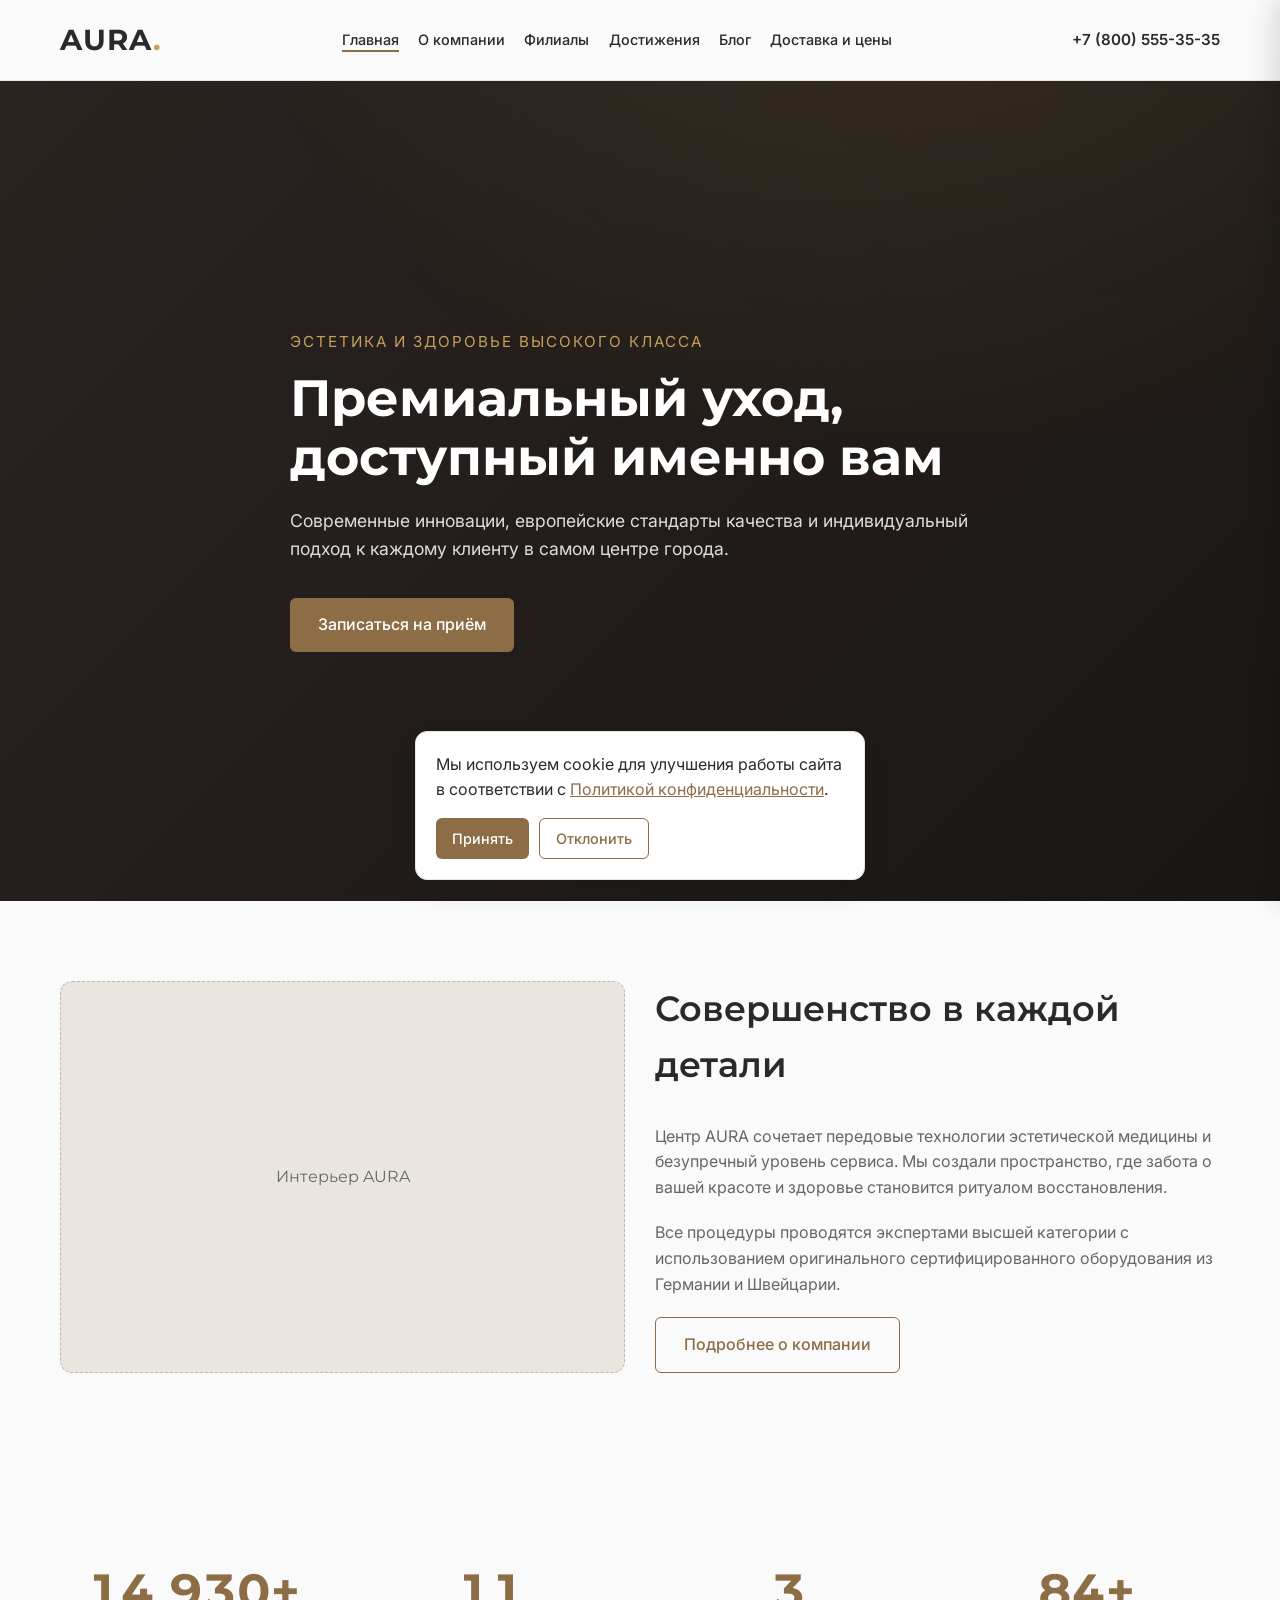
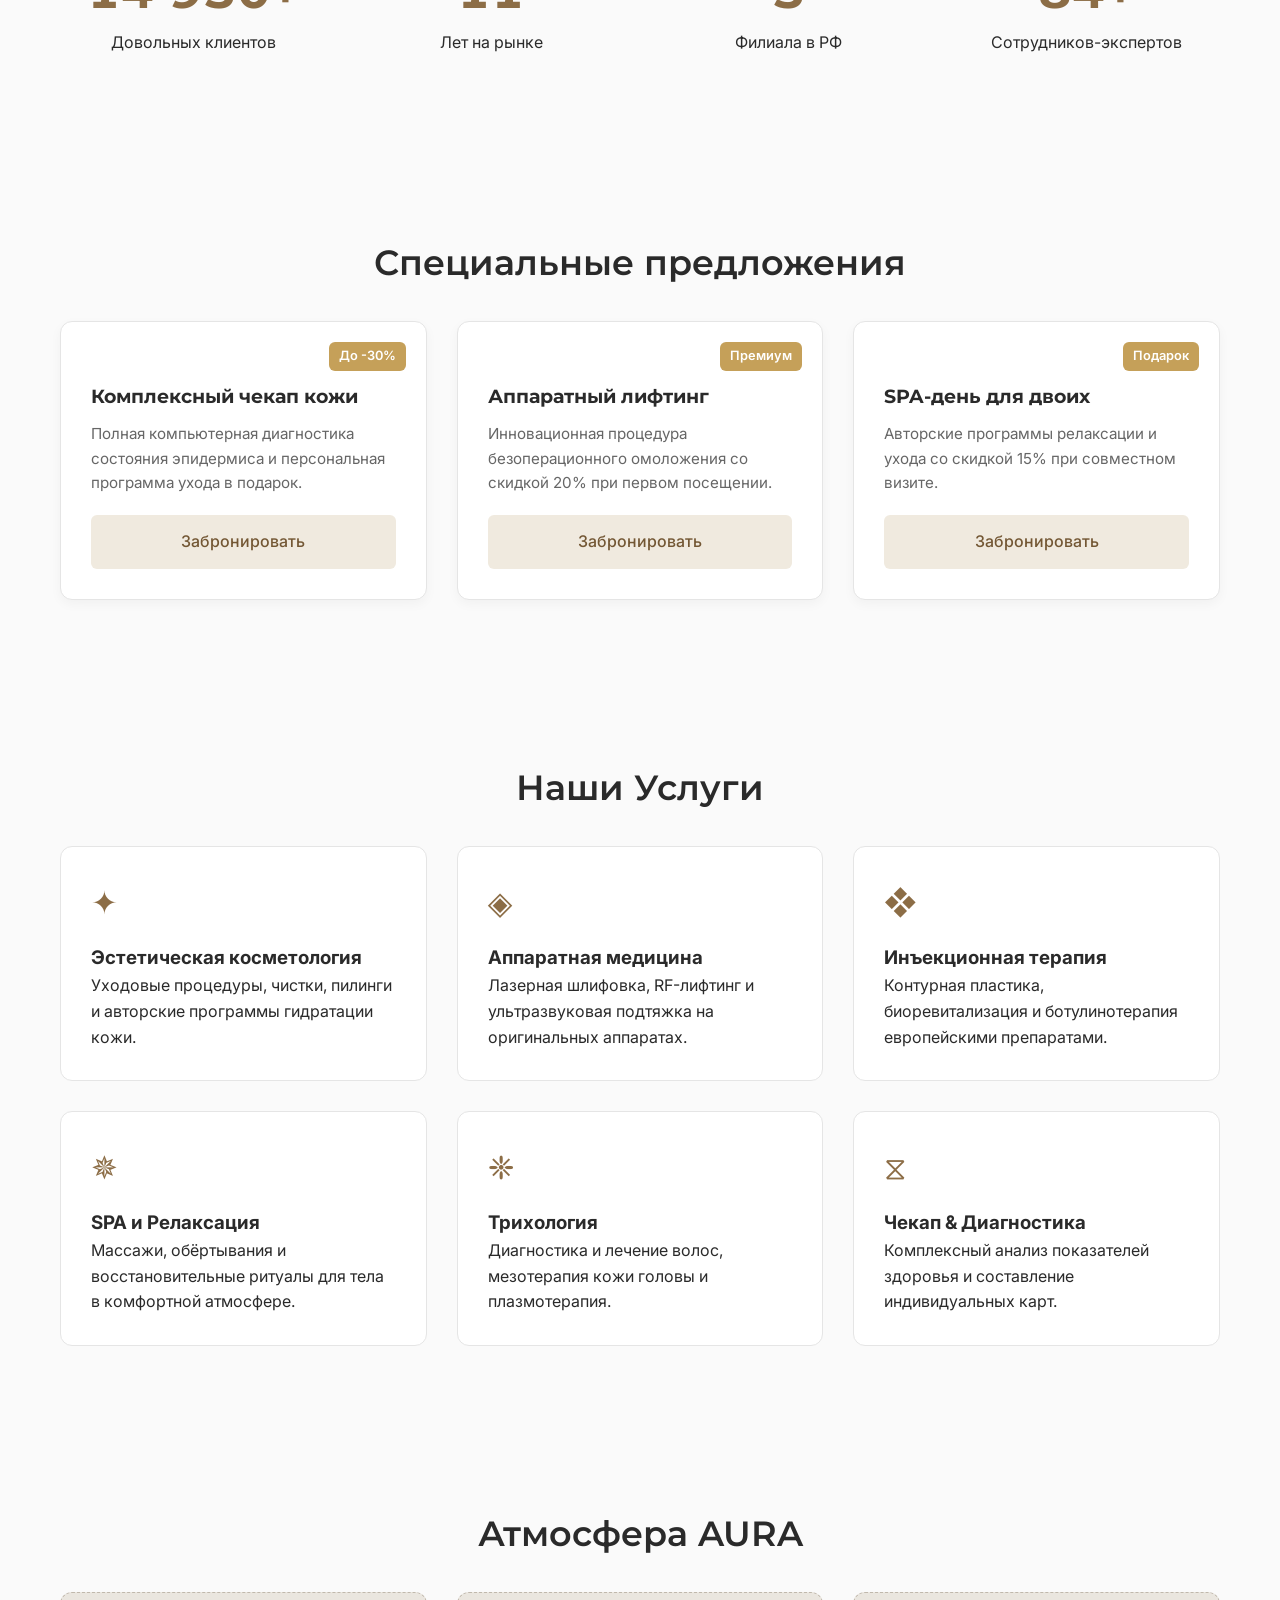
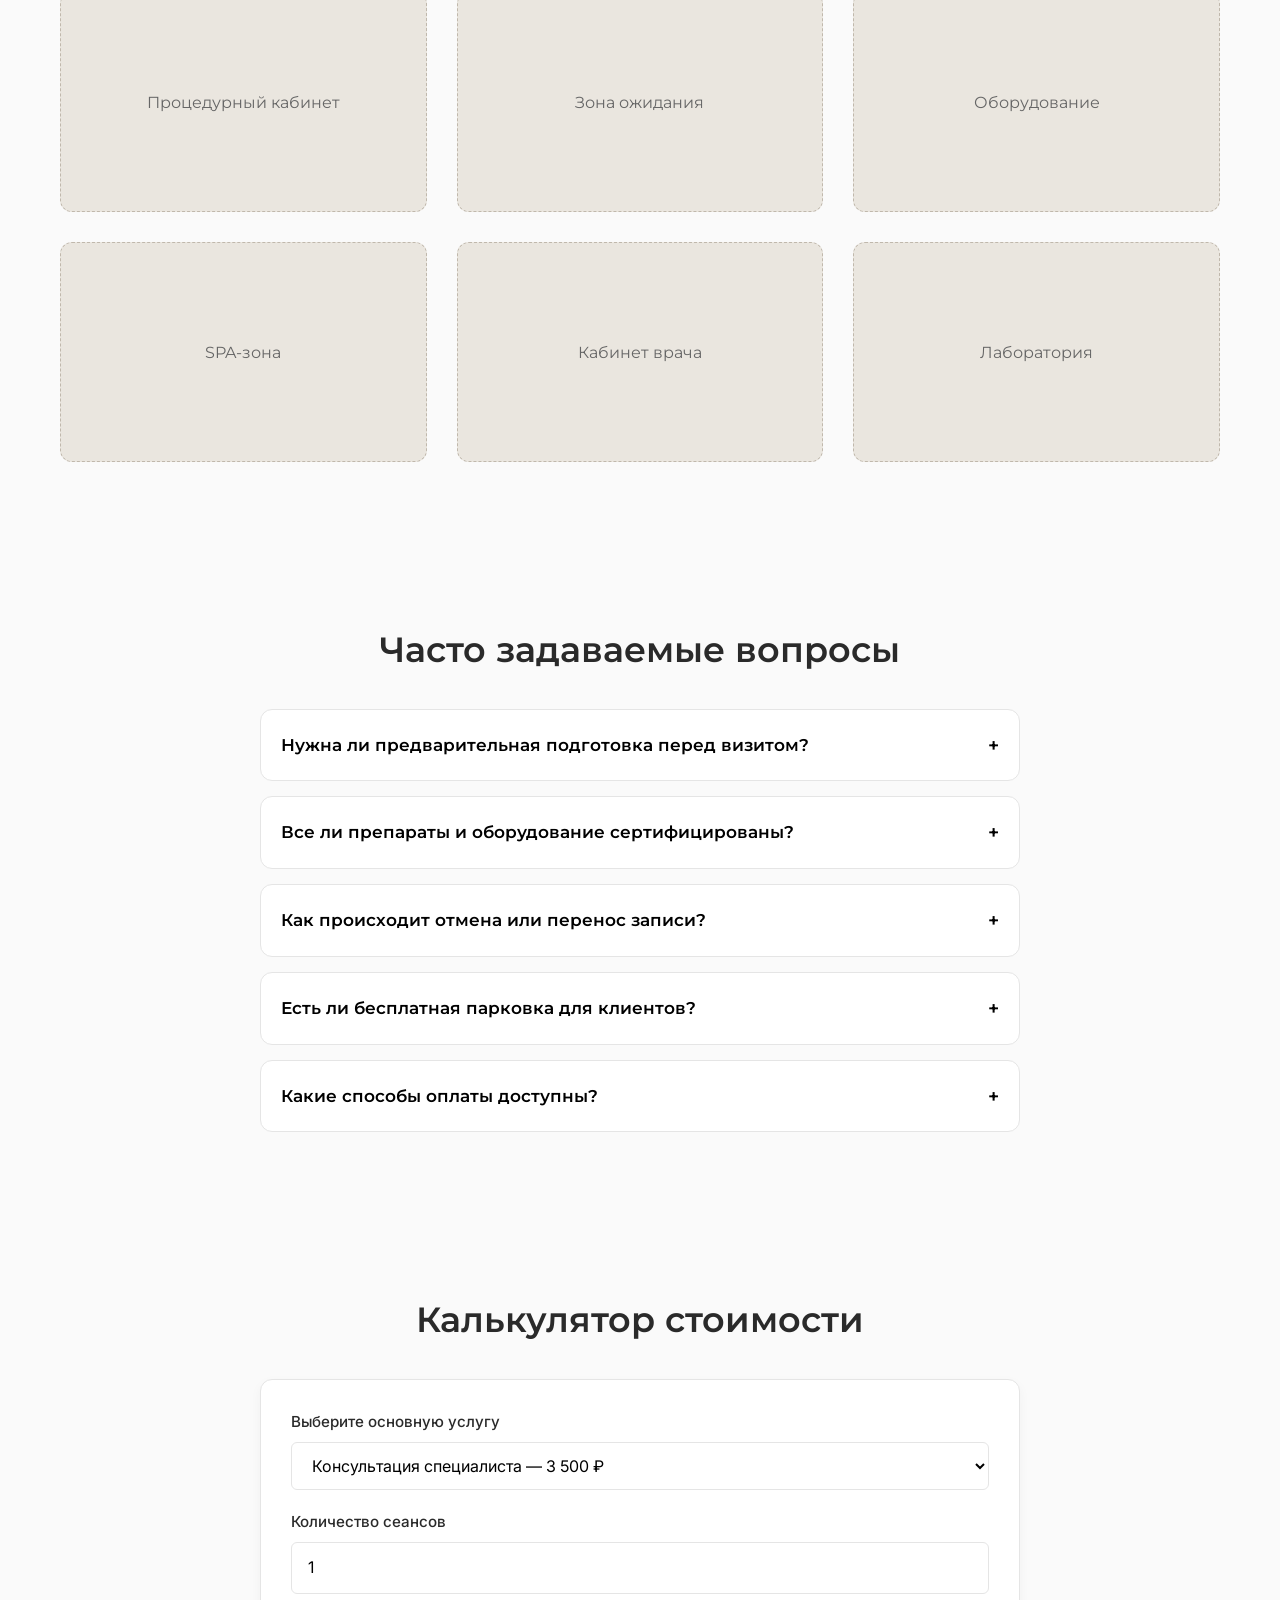
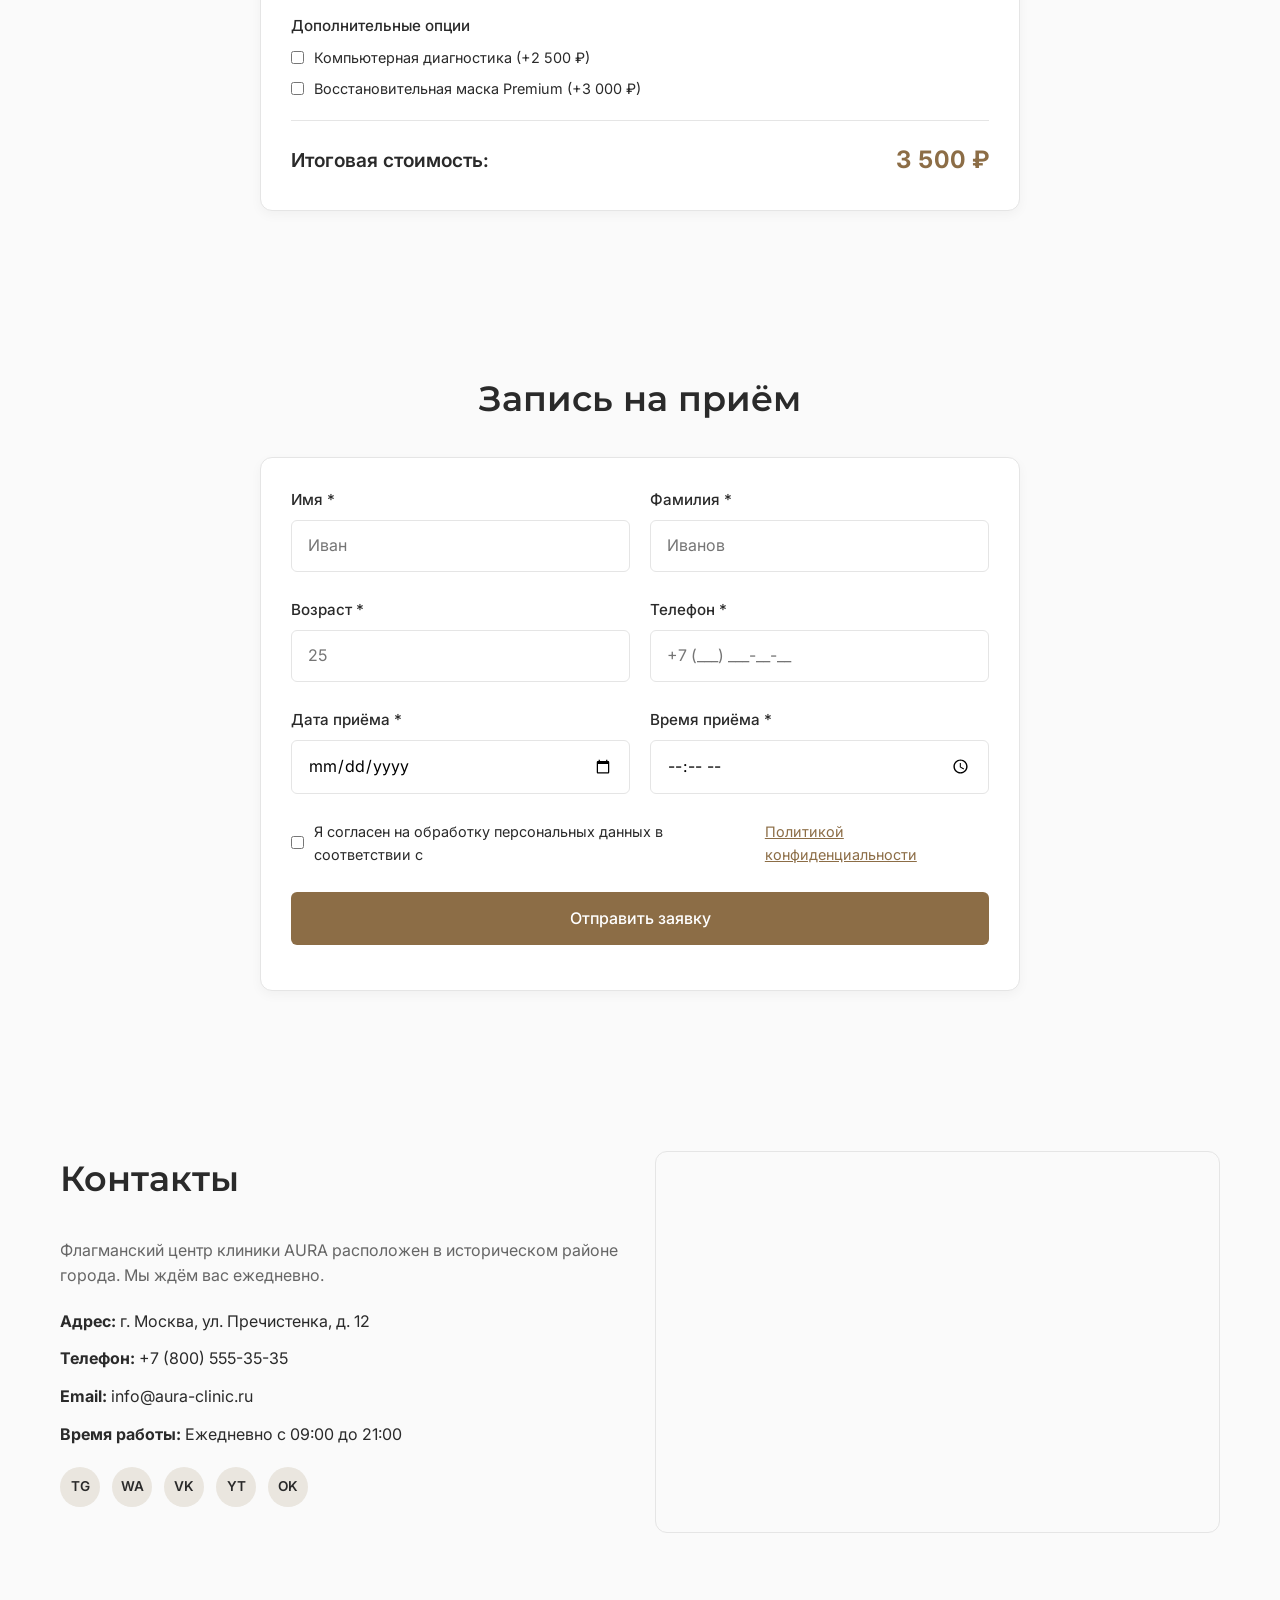
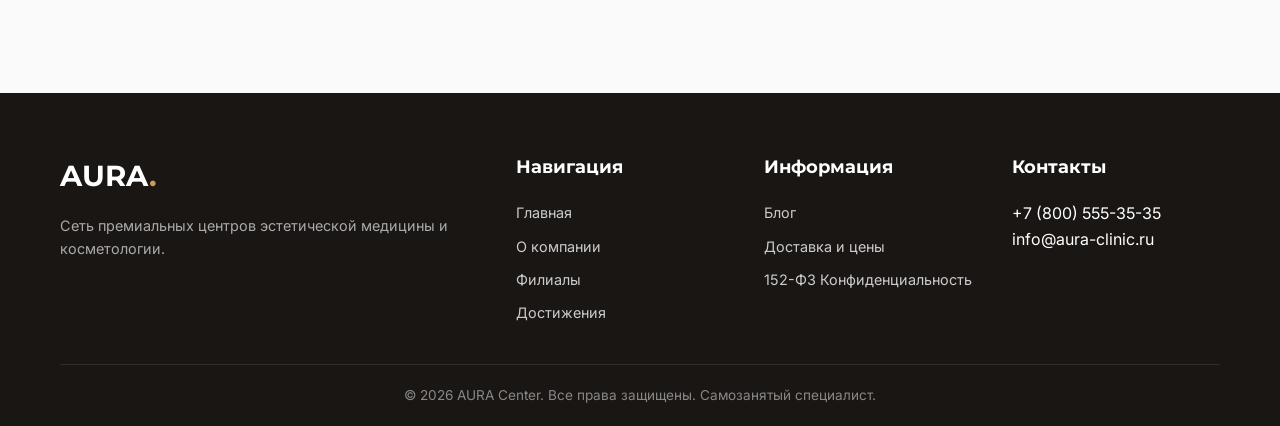
<file: index.html>
<!DOCTYPE html>
<html lang="ru">
<head>
  <meta charset="UTF-8">
  <meta name="viewport" content="width=device-width, initial-scale=1.0">
  <meta name="description" content="Премиальный центр медицины и косметологии. Высокие стандарты ухода, квалифицированные специалисты и индивидуальный подход.">
  <title>AURA — Премиальный центр медицины и эстетики</title>
  
  <!-- Шрифты Google Fonts -->
  <link rel="preconnect" href="https://fonts.googleapis.com">
  <link rel="preconnect" href="https://fonts.gstatic.com" crossorigin>
  <link href="https://fonts.googleapis.com/css2?family=Inter:wght@300;400;500;600&family=Montserrat:wght@500;600;700&display=swap" rel="stylesheet">
  
  <link rel="stylesheet" href="css/style.css">

  <!-- ЯНДЕКС МЕТРИКА: замените код ниже на ваш счётчик из Яндекс.Метрики -->
  <!--
  <script type="text/javascript">
     (function(m,e,t,r,i,k,a){m[i]=m[i]||function(){(m[i].a=m[i].a||[]).push(arguments)};
     m[i].l=1*new Date();
     for (var j = 0; j < document.scripts.length; j++) {if (document.scripts[j].src === r) { return; }}
     k=e.createElement(t),a=e.getElementsByTagName(t)[0],k.async=1,k.src=r,a.parentNode.insertBefore(k,a)})
     (window, document, "script", "https://mc.yandex.ru/metrika/tag.js", "ym");

     ym(XXXXXXXX, "init", {
          clickmap:true,
          trackLinks:true,
          accurateTrackBounce:true,
          webvisor:true
     });
  </script>
  -->
  <noscript><div><img src="https://mc.yandex.ru/watch/XXXXXXXX" style="position:absolute; left:-9999px;" alt="" /></div></noscript>
</head>
<body>

  <!-- Шапка -->
  <header class="header">
    <div class="container header__container">
      <a href="index.html" class="header__logo" aria-label="AURA — на главную">
        AURA<span>.</span>
      </a>

      <nav class="header__nav" aria-label="Основная навигация">
        <ul class="header__menu">
          <li><a href="index.html" class="header__link header__link--active">Главная</a></li>
          <li><a href="about.html" class="header__link">О компании</a></li>
          <li><a href="branches.html" class="header__link">Филиалы</a></li>
          <li><a href="achievements.html" class="header__link">Достижения</a></li>
          <li><a href="blog.html" class="header__link">Блог</a></li>
          <li><a href="delivery.html" class="header__link">Доставка и цены</a></li>
        </ul>
      </nav>

      <a href="tel:+78005553535" class="header__phone">+7 (800) 555-35-35</a>

      <button type="button" class="burger-btn" aria-label="Открыть меню" aria-expanded="false" aria-controls="mobile-drawer">
        <span class="burger-btn__line"></span>
        <span class="burger-btn__line"></span>
        <span class="burger-btn__line"></span>
      </button>
    </div>
  </header>

  <!-- Мобильная плашка / Drawer -->
  <div class="drawer-overlay" id="drawer-overlay"></div>
  <aside class="drawer" id="mobile-drawer" aria-hidden="true" aria-modal="true" role="dialog" aria-label="Мобильное меню">
    <div class="drawer__header">
      <div class="drawer__logo">AURA<span>.</span></div>
      <button type="button" class="drawer__close" aria-label="Закрыть меню">&times;</button>
    </div>
    <nav class="drawer__nav">
      <ul class="drawer__menu">
        <li><a href="index.html" class="drawer__link drawer__link--active">Главная</a></li>
        <li><a href="about.html" class="drawer__link">О компании</a></li>
        <li><a href="branches.html" class="drawer__link">Филиалы</a></li>
        <li><a href="achievements.html" class="drawer__link">Достижения</a></li>
        <li><a href="blog.html" class="drawer__link">Блог</a></li>
        <li><a href="delivery.html" class="drawer__link">Доставка и цены</a></li>
        <li><a href="privacy.html" class="drawer__link">Конфиденциальность</a></li>
      </ul>
    </nav>
    <div class="drawer__footer">
      <a href="tel:+78005553535" class="btn btn--primary btn--full">+7 (800) 555-35-35</a>
    </div>
  </aside>

  <main>
    <!-- Hero Секция -->
    <section class="hero" id="hero">
      <div class="hero__bg" data-parallax-speed="0.3"></div>
      <div class="container hero__container">
        <span class="hero__subtitle fade-in">Эстетика и здоровье высокого класса</span>
        <h1 class="hero__title fade-in">Премиальный уход,<br>доступный именно вам</h1>
        <p class="hero__desc fade-in">Современные инновации, европейские стандарты качества и индивидуальный подход к каждому клиенту в самом центре города.</p>
        <a href="#booking" class="btn btn--primary fade-in">Записаться на приём</a>
      </div>
    </section>

    <!-- О компании -->
    <section class="section about-preview">
      <div class="container grid grid--2">
        <div class="about-preview__img-wrap fade-in">
          <div class="img-placeholder img-placeholder--tall" aria-label="Интерьер премиальной клиники">
            <span>Интерьер AURA</span>
          </div>
        </div>
        <div class="about-preview__content fade-in">
          <h2 class="section-title">Совершенство в каждой детали</h2>
          <p class="text-muted">Центр AURA сочетает передовые технологии эстетической медицины и безупречный уровень сервиса. Мы создали пространство, где забота о вашей красоте и здоровье становится ритуалом восстановления.</p>
          <p class="text-muted">Все процедуры проводятся экспертами высшей категории с использованием оригинального сертифицированного оборудования из Германии и Швейцарии.</p>
          <a href="about.html" class="btn btn--outline">Подробнее о компании</a>
        </div>
      </div>
    </section>

    <!-- Статистика -->
    <section class="section stats-section">
      <div class="container grid grid--4">
        <div class="stat-card fade-in">
          <div class="stat-card__num" data-counter="15000" data-suffix="+">0</div>
          <div class="stat-card__label">Довольных клиентов</div>
        </div>
        <div class="stat-card fade-in">
          <div class="stat-card__num" data-counter="12">0</div>
          <div class="stat-card__label">Лет на рынке</div>
        </div>
        <div class="stat-card fade-in">
          <div class="stat-card__num" data-counter="4">0</div>
          <div class="stat-card__label">Филиала в РФ</div>
        </div>
        <div class="stat-card fade-in">
          <div class="stat-card__num" data-counter="85" data-suffix="+">0</div>
          <div class="stat-card__label">Сотрудников-экспертов</div>
        </div>
      </div>
    </section>

    <!-- Акции -->
    <section class="section promos-section">
      <div class="container">
        <h2 class="section-title text-center fade-in">Специальные предложения</h2>
        <div class="grid grid--3">
          <article class="card promo-card fade-in">
            <div class="promo-card__badge">До -30%</div>
            <h3 class="promo-card__title">Комплексный чекап кожи</h3>
            <p class="promo-card__text">Полная компьютерная диагностика состояния эпидермиса и персональная программа ухода в подарок.</p>
            <a href="#booking" class="btn btn--secondary btn--full">Забронировать</a>
          </article>

          <article class="card promo-card fade-in">
            <div class="promo-card__badge">Премиум</div>
            <h3 class="promo-card__title">Аппаратный лифтинг</h3>
            <p class="promo-card__text">Инновационная процедура безоперационного омоложения со скидкой 20% при первом посещении.</p>
            <a href="#booking" class="btn btn--secondary btn--full">Забронировать</a>
          </article>

          <article class="card promo-card fade-in">
            <div class="promo-card__badge">Подарок</div>
            <h3 class="promo-card__title">SPA-день для двоих</h3>
            <p class="promo-card__text">Авторские программы релаксации и ухода со скидкой 15% при совместном визите.</p>
            <a href="#booking" class="btn btn--secondary btn--full">Забронировать</a>
          </article>
        </div>
      </div>
    </section>

    <!-- Услуги -->
    <section class="section services-section">
      <div class="container">
        <h2 class="section-title text-center fade-in">Наши Услуги</h2>
        <div class="grid grid--3">
          <div class="service-card fade-in">
            <div class="service-card__icon">✦</div>
            <h3 class="service-card__title">Эстетическая косметология</h3>
            <p class="service-card__text">Уходовые процедуры, чистки, пилинги и авторские программы гидратации кожи.</p>
          </div>
          <div class="service-card fade-in">
            <div class="service-card__icon">◈</div>
            <h3 class="service-card__title">Аппаратная медицина</h3>
            <p class="service-card__text">Лазерная шлифовка, RF-лифтинг и ультразвуковая подтяжка на оригинальных аппаратах.</p>
          </div>
          <div class="service-card fade-in">
            <div class="service-card__icon">❖</div>
            <h3 class="service-card__title">Инъекционная терапия</h3>
            <p class="service-card__text">Контурная пластика, биоревитализация и ботулинотерапия европейскими препаратами.</p>
          </div>
          <div class="service-card fade-in">
            <div class="service-card__icon">✵</div>
            <h3 class="service-card__title">SPA и Релаксация</h3>
            <p class="service-card__text">Массажи, обёртывания и восстановительные ритуалы для тела в комфортной атмосфере.</p>
          </div>
          <div class="service-card fade-in">
            <div class="service-card__icon">❈</div>
            <h3 class="service-card__title">Трихология</h3>
            <p class="service-card__text">Диагностика и лечение волос, мезотерапия кожи головы и плазмотерапия.</p>
          </div>
          <div class="service-card fade-in">
            <div class="service-card__icon">⧖</div>
            <h3 class="service-card__title">Чекап & Диагностика</h3>
            <p class="service-card__text">Комплексный анализ показателей здоровья и составление индивидуальных карт.</p>
          </div>
        </div>
      </div>
    </section>

    <!-- Галерея -->
    <section class="section gallery-section">
      <div class="container">
        <h2 class="section-title text-center fade-in">Атмосфера AURA</h2>
        <div class="grid grid--3">
          <div class="img-placeholder fade-in" aria-label="Интерьер процедурного кабинета">Процедурный кабинет</div>
          <div class="img-placeholder fade-in" aria-label="Зона отдыха и ожидания">Зона ожидания</div>
          <div class="img-placeholder fade-in" aria-label="Аппаратное оснащение клиники">Оборудование</div>
          <div class="img-placeholder fade-in" aria-label="Кабинет массажа и SPA">SPA-зона</div>
          <div class="img-placeholder fade-in" aria-label="Кабинет консультаций врача">Кабинет врача</div>
          <div class="img-placeholder fade-in" aria-label="Лабораторный комплекс">Лаборатория</div>
        </div>
      </div>
    </section>

    <!-- FAQ -->
    <section class="section faq-section">
      <div class="container container--narrow">
        <h2 class="section-title text-center fade-in">Часто задаваемые вопросы</h2>
        <div class="accordion">
          <div class="accordion__item fade-in">
            <button type="button" class="accordion__header" aria-expanded="false">
              Нужна ли предварительная подготовка перед визитом?
              <span class="accordion__icon">+</span>
            </button>
            <div class="accordion__body" hidden>
              <div class="accordion__content">
                Для большинства базовых консультаций и уходовых процедур подготовка не требуется. Если процедура требует ограничений, наш администратор свяжется с вами заранее.
              </div>
            </div>
          </div>

          <div class="accordion__item fade-in">
            <button type="button" class="accordion__header" aria-expanded="false">
              Все ли препараты и оборудование сертифицированы?
              <span class="accordion__icon">+</span>
            </button>
            <div class="accordion__body" hidden>
              <div class="accordion__content">
                Да, 100% используемого оборудования и препаратов имеют регистрационные удостоверения Минздрава РФ и сертификаты международного образца.
              </div>
            </div>
          </div>

          <div class="accordion__item fade-in">
            <button type="button" class="accordion__header" aria-expanded="false">
              Как происходит отмена или перенос записи?
              <span class="accordion__icon">+</span>
            </button>
            <div class="accordion__body" hidden>
              <div class="accordion__content">
                Вы можете бесплатно отменить или перенести запись за 24 часа до визита через звонок администратору или сообщение в Telegram.
              </div>
            </div>
          </div>

          <div class="accordion__item fade-in">
            <button type="button" class="accordion__header" aria-expanded="false">
              Есть ли бесплатная парковка для клиентов?
              <span class="accordion__icon">+</span>
            </button>
            <div class="accordion__body" hidden>
              <div class="accordion__content">
                Да, у каждого нашего филиала есть закрытая охраняемая парковка для посетителей. Администратор забронирует место при записи.
              </div>
            </div>
          </div>

          <div class="accordion__item fade-in">
            <button type="button" class="accordion__header" aria-expanded="false">
              Какие способы оплаты доступны?
              <span class="accordion__icon">+</span>
            </button>
            <div class="accordion__body" hidden>
              <div class="accordion__content">
                Мы принимаем наличные, банковские карты, оплату по QR-коду (СБП), а также предоставляем возможность оформления беспроцентной рассрочки.
              </div>
            </div>
          </div>
        </div>
      </div>
    </section>

    <!-- Калькулятор -->
    <section class="section calc-section">
      <div class="container container--narrow">
        <h2 class="section-title text-center fade-in">Калькулятор стоимости</h2>
        <form class="calc-form card fade-in" id="calc-form">
          <div class="form-group">
            <label for="calc-service" class="form-label">Выберите основную услугу</label>
            <select id="calc-service" class="form-select">
              <option value="3500">Консультация специалиста — 3 500 ₽</option>
              <option value="8000">Чистка и пилинг лица — 8 000 ₽</option>
              <option value="15000">Аппаратный лифтинг — 15 000 ₽</option>
              <option value="12000">Инъекционная биоревитализация — 12 000 ₽</option>
            </select>
          </div>

          <div class="form-group">
            <label for="calc-count" class="form-label">Количество сеансов</label>
            <input type="number" id="calc-count" class="form-input" value="1" min="1" max="10">
          </div>

          <div class="form-group">
            <span class="form-label">Дополнительные опции</span>
            <label class="checkbox-label">
              <input type="checkbox" class="calc-option" value="2500">
              Компьютерная диагностика (+2 500 ₽)
            </label>
            <label class="checkbox-label">
              <input type="checkbox" class="calc-option" value="3000">
              Восстановительная маска Premium (+3 000 ₽)
            </label>
          </div>

          <div class="calc-result">
            <span>Итоговая стоимость:</span>
            <strong id="calc-total">3 500 ₽</strong>
          </div>
        </form>
      </div>
    </section>

    <!-- Форма записи -->
    <section class="section booking-section" id="booking">
      <div class="container container--narrow">
        <h2 class="section-title text-center fade-in">Запись на приём</h2>
        <form class="booking-form card fade-in" id="booking-form" action="mailto:info@aura-clinic.ru" method="POST" enctype="text/plain" novalidate>
          <div class="form-row">
            <div class="form-group">
              <label for="user-firstname" class="form-label">Имя *</label>
              <input type="text" id="user-firstname" name="firstname" class="form-input" required minlength="2" placeholder="Иван" data-original-placeholder="Иван">
              <span class="form-error" id="error-firstname"></span>
            </div>
            <div class="form-group">
              <label for="user-lastname" class="form-label">Фамилия *</label>
              <input type="text" id="user-lastname" name="lastname" class="form-input" required minlength="2" placeholder="Иванов" data-original-placeholder="Иванов">
              <span class="form-error" id="error-lastname"></span>
            </div>
          </div>

          <div class="form-row">
            <div class="form-group">
              <label for="user-age" class="form-label">Возраст *</label>
              <input type="number" id="user-age" name="age" class="form-input" min="1" max="120" required placeholder="25" data-original-placeholder="25">
              <span class="form-error" id="error-age"></span>
            </div>
            <div class="form-group">
              <label for="user-phone" class="form-label">Телефон *</label>
              <input type="tel" id="user-phone" name="phone" class="form-input" required placeholder="+7 (___) ___-__-__" data-original-placeholder="+7 (___) ___-__-__">
              <span class="form-error" id="error-phone"></span>
            </div>
          </div>

          <div class="form-row">
            <div class="form-group">
              <label for="booking-date" class="form-label">Дата приёма *</label>
              <input type="date" id="booking-date" name="date" class="form-input" required>
              <span class="form-error" id="error-date"></span>
            </div>
            <div class="form-group">
              <label for="booking-time" class="form-label">Время приёма *</label>
              <input type="time" id="booking-time" name="time" class="form-input" required>
              <span class="form-error" id="error-time"></span>
            </div>
          </div>

          <div class="form-group">
            <label class="checkbox-label">
              <input type="checkbox" id="user-consent" name="consent" required>
              Я согласен на обработку персональных данных в соответствии с <a href="privacy.html" target="_blank" class="text-link">Политикой конфиденциальности</a>
            </label>
            <span class="form-error" id="error-consent"></span>
          </div>

          <button type="submit" class="btn btn--primary btn--full">Отправить заявку</button>
          <div class="form-status" id="form-status" role="alert" aria-live="polite"></div>
        </form>
      </div>
    </section>

    <!-- Контакты и карта -->
    <section class="section contacts-section">
      <div class="container grid grid--2">
        <div class="contacts-info fade-in">
          <h2 class="section-title">Контакты</h2>
          <p class="text-muted">Флагманский центр клиники AURA расположен в историческом районе города. Мы ждём вас ежедневно.</p>
          <ul class="contacts-list">
            <li><strong>Адрес:</strong> г. Москва, ул. Пречистенка, д. 12</li>
            <li><strong>Телефон:</strong> <a href="tel:+78005553535">+7 (800) 555-35-35</a></li>
            <li><strong>Email:</strong> <a href="mailto:info@aura-clinic.ru">info@aura-clinic.ru</a></li>
            <li><strong>Время работы:</strong> Ежедневно с 09:00 до 21:00</li>
          </ul>

          <div class="social-links">
            <a href="https://example.com" target="_blank" rel="noopener" aria-label="Telegram" class="social-link">TG</a>
            <a href="https://example.com" target="_blank" rel="noopener" aria-label="WhatsApp" class="social-link">WA</a>
            <a href="https://example.com" target="_blank" rel="noopener" aria-label="ВКонтакте" class="social-link">VK</a>
            <a href="https://example.com" target="_blank" rel="noopener" aria-label="YouTube" class="social-link">YT</a>
            <a href="https://example.com" target="_blank" rel="noopener" aria-label="Одноклассники" class="social-link">OK</a>
          </div>
        </div>

        <div class="map-wrap fade-in">
          <iframe title="Карта расположения клиники AURA" src="https://yandex.ru/map-widget/v1/?um=constructor%3A0000000000000000000000000000000000000000000000000000000000000000&amp;source=constructor" width="100%" height="380" frameborder="0"></iframe>
          <noscript>
            <div class="map-fallback">
              <p>Для просмотра карты включите JavaScript или перейдите по ссылке: <a href="https://yandex.ru/maps" target="_blank" rel="noopener">Яндекс.Карты</a></p>
            </div>
          </noscript>
        </div>
      </div>
    </section>
  </main>

  <!-- Подвал -->
  <footer class="footer">
    <div class="container">
      <div class="footer__top">
        <div class="footer__col">
          <div class="footer__logo">AURA<span>.</span></div>
          <p class="footer__desc">Сеть премиальных центров эстетической медицины и косметологии.</p>
        </div>
        <div class="footer__col">
          <h4 class="footer__title">Навигация</h4>
          <ul class="footer__links">
            <li><a href="index.html">Главная</a></li>
            <li><a href="about.html">О компании</a></li>
            <li><a href="branches.html">Филиалы</a></li>
            <li><a href="achievements.html">Достижения</a></li>
          </ul>
        </div>
        <div class="footer__col">
          <h4 class="footer__title">Информация</h4>
          <ul class="footer__links">
            <li><a href="blog.html">Блог</a></li>
            <li><a href="delivery.html">Доставка и цены</a></li>
            <li><a href="privacy.html">152-ФЗ Конфиденциальность</a></li>
          </ul>
        </div>
        <div class="footer__col">
          <h4 class="footer__title">Контакты</h4>
          <p><a href="tel:+78005553535">+7 (800) 555-35-35</a></p>
          <p><a href="mailto:info@aura-clinic.ru">info@aura-clinic.ru</a></p>
        </div>
      </div>
      <div class="footer__bottom">
        <p>&copy; 2026 AURA Center. Все права защищены. Самозанятый специалист.</p>
      </div>
    </div>
  </footer>

  <!-- Cookie-плашка -->
  <div class="cookie-banner" id="cookie-banner" role="region" aria-label="Уведомление об использовании cookie">
    <p class="cookie-banner__text">Мы используем cookie для улучшения работы сайта в соответствии с <a href="privacy.html" class="text-link">Политикой конфиденциальности</a>.</p>
    <div class="cookie-banner__btns">
      <button type="button" class="btn btn--primary btn--sm" id="cookie-accept">Принять</button>
      <button type="button" class="btn btn--outline btn--sm" id="cookie-decline">Отклонить</button>
    </div>
  </div>

  <script src="js/main.js"></script>
</body>
</html>
</file>
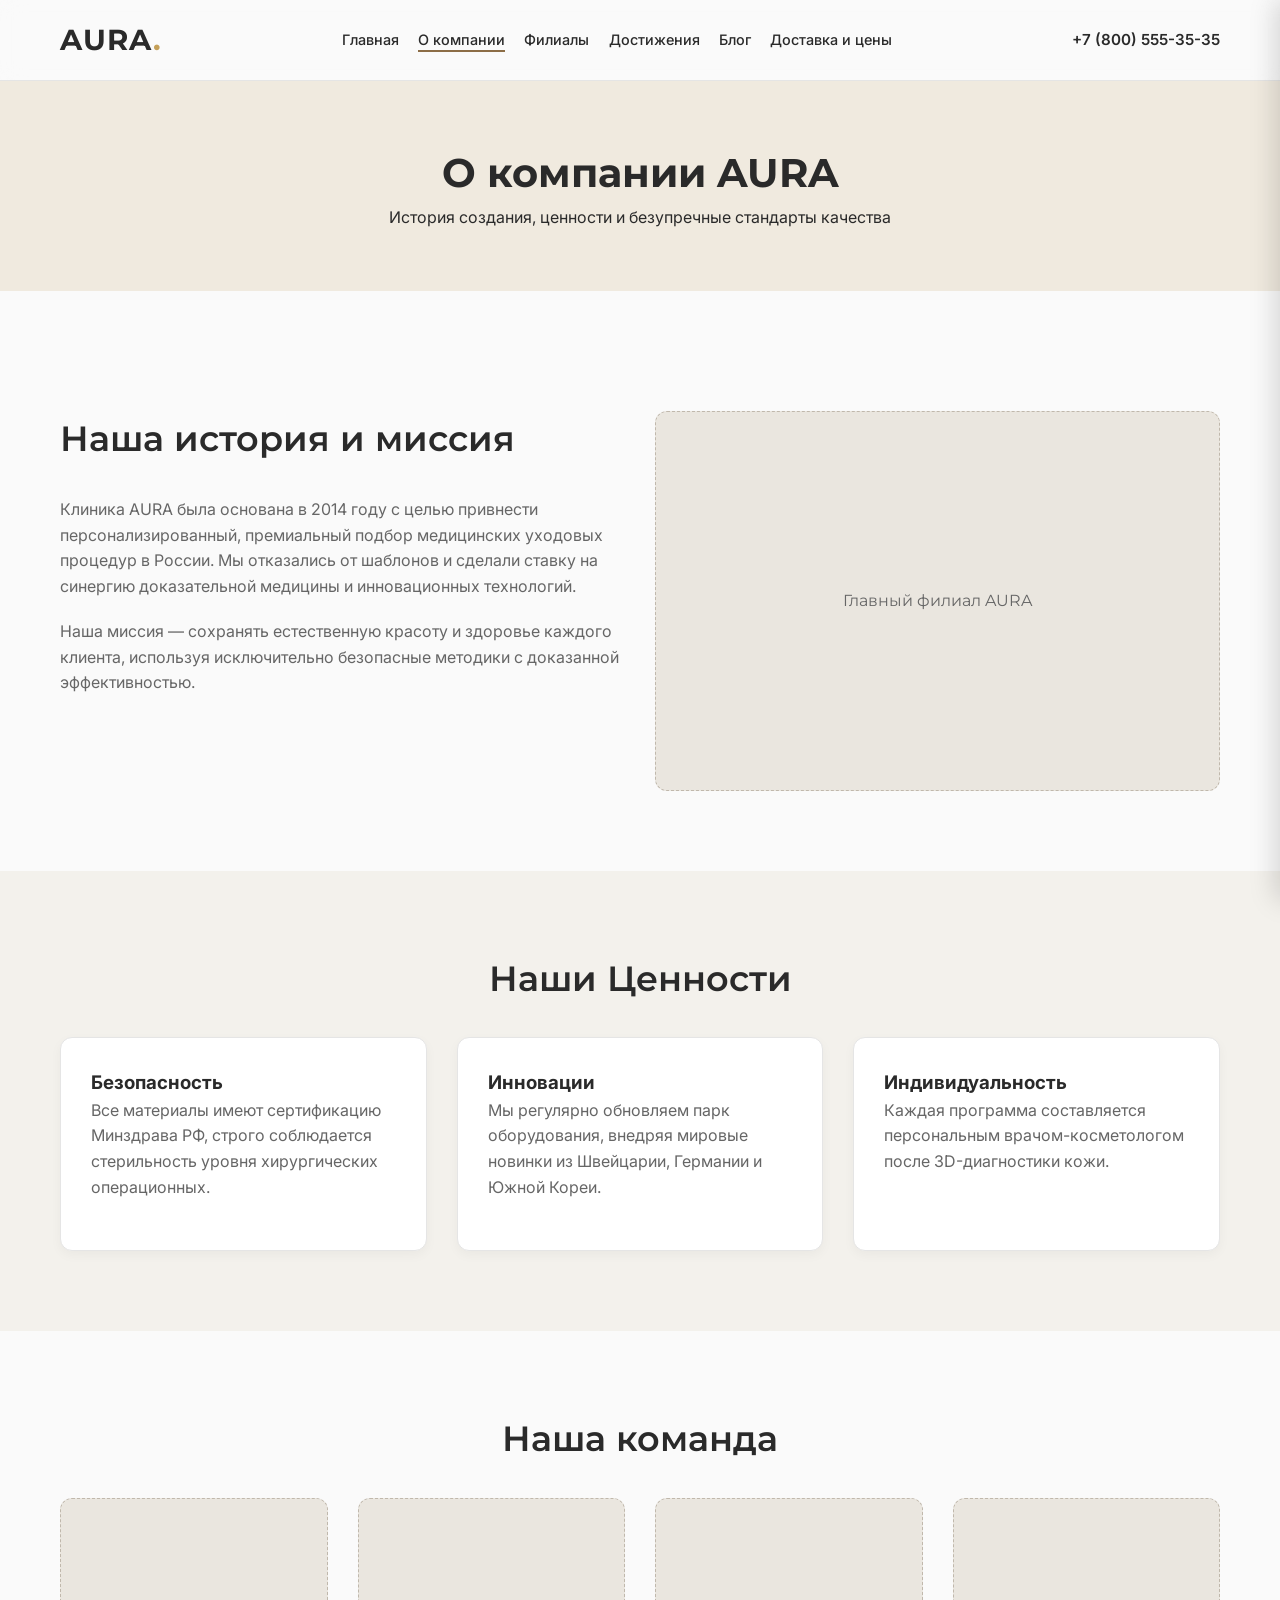
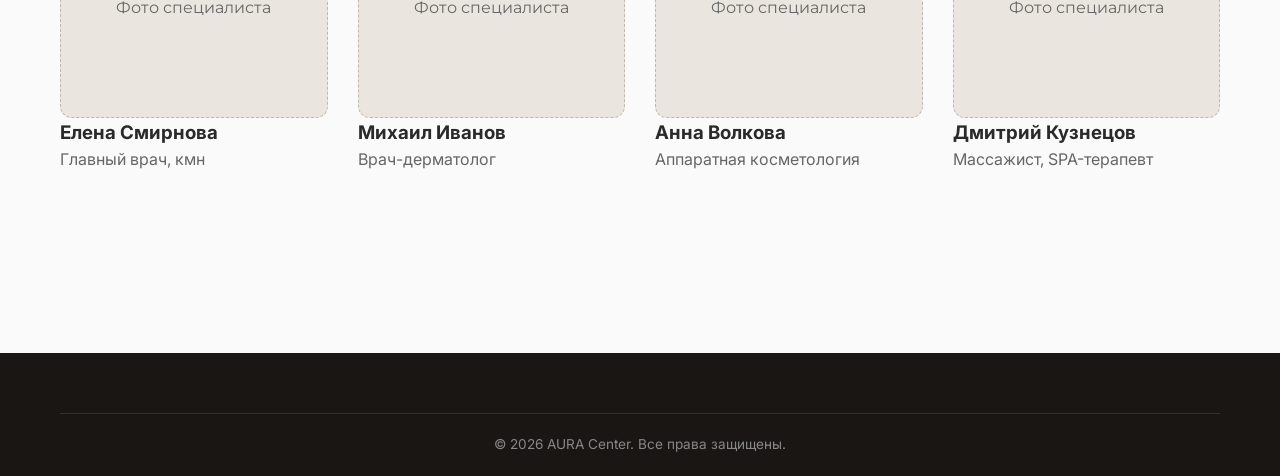
<file: about.html>
<!DOCTYPE html>
<html lang="ru">
<head>
  <meta charset="UTF-8">
  <meta name="viewport" content="width=device-width, initial-scale=1.0">
  <title>О компании — AURA Премиальный центр</title>
  <link rel="preconnect" href="https://fonts.googleapis.com">
  <link rel="preconnect" href="https://fonts.gstatic.com" crossorigin>
  <link href="https://fonts.googleapis.com/css2?family=Inter:wght@300;400;500;600&family=Montserrat:wght@500;600;700&display=swap" rel="stylesheet">
  <link rel="stylesheet" href="css/style.css">
</head>
<body>

  <header class="header">
    <div class="container header__container">
      <a href="index.html" class="header__logo">AURA<span>.</span></a>
      <nav class="header__nav">
        <ul class="header__menu">
          <li><a href="index.html" class="header__link">Главная</a></li>
          <li><a href="about.html" class="header__link header__link--active">О компании</a></li>
          <li><a href="branches.html" class="header__link">Филиалы</a></li>
          <li><a href="achievements.html" class="header__link">Достижения</a></li>
          <li><a href="blog.html" class="header__link">Блог</a></li>
          <li><a href="delivery.html" class="header__link">Доставка и цены</a></li>
        </ul>
      </nav>
      <a href="tel:+78005553535" class="header__phone">+7 (800) 555-35-35</a>
      <button type="button" class="burger-btn" aria-label="Открыть меню" aria-expanded="false" aria-controls="mobile-drawer">
        <span class="burger-btn__line"></span><span class="burger-btn__line"></span><span class="burger-btn__line"></span>
      </button>
    </div>
  </header>

  <div class="drawer-overlay" id="drawer-overlay"></div>
  <aside class="drawer" id="mobile-drawer" aria-hidden="true" role="dialog" aria-label="Мобильное меню">
    <div class="drawer__header">
      <div class="drawer__logo">AURA<span>.</span></div>
      <button type="button" class="drawer__close" aria-label="Закрыть меню">&times;</button>
    </div>
    <nav class="drawer__nav">
      <ul class="drawer__menu">
        <li><a href="index.html" class="drawer__link">Главная</a></li>
        <li><a href="about.html" class="drawer__link drawer__link--active">О компании</a></li>
        <li><a href="branches.html" class="drawer__link">Филиалы</a></li>
        <li><a href="achievements.html" class="drawer__link">Достижения</a></li>
        <li><a href="blog.html" class="drawer__link">Блог</a></li>
        <li><a href="delivery.html" class="drawer__link">Доставка и цены</a></li>
        <li><a href="privacy.html" class="drawer__link">Конфиденциальность</a></li>
      </ul>
    </nav>
  </aside>

  <main>
    <section class="page-header">
      <div class="container">
        <h1 class="page-header__title fade-in">О компании AURA</h1>
        <p class="page-header__subtitle fade-in">История создания, ценности и безупречные стандарты качества</p>
      </div>
    </section>

    <section class="section">
      <div class="container grid grid--2">
        <div class="fade-in">
          <h2 class="section-title">Наша история и миссия</h2>
          <p class="text-muted">Клиника AURA была основана в 2014 году с целью привнести персонализированный, премиальный подбор медицинских уходовых процедур в России. Мы отказались от шаблонов и сделали ставку на синергию доказательной медицины и инновационных технологий.</p>
          <p class="text-muted">Наша миссия — сохранять естественную красоту и здоровье каждого клиента, используя исключительно безопасные методики с доказанной эффективностью.</p>
        </div>
        <div class="img-placeholder img-placeholder--tall fade-in" aria-label="Интерьер главной клиники">Главный филиал AURA</div>
      </div>
    </section>

    <section class="section bg-light">
      <div class="container">
        <h2 class="section-title text-center fade-in">Наши Ценности</h2>
        <div class="grid grid--3">
          <div class="card fade-in">
            <h3>Безопасность</h3>
            <p class="text-muted">Все материалы имеют сертификацию Минздрава РФ, строго соблюдается стерильность уровня хирургических операционных.</p>
          </div>
          <div class="card fade-in">
            <h3>Инновации</h3>
            <p class="text-muted">Мы регулярно обновляем парк оборудования, внедряя мировые новинки из Швейцарии, Германии и Южной Кореи.</p>
          </div>
          <div class="card fade-in">
            <h3>Индивидуальность</h3>
            <p class="text-muted">Каждая программа составляется персональным врачом-косметологом после 3D-диагностики кожи.</p>
          </div>
        </div>
      </div>
    </section>

    <section class="section">
      <div class="container">
        <h2 class="section-title text-center fade-in">Наша команда</h2>
        <div class="grid grid--4">
          <div class="team-card fade-in">
            <div class="img-placeholder" aria-label="Врач-косметолог">Фото специалиста</div>
            <h3>Елена Смирнова</h3>
            <p class="text-muted">Главный врач, кмн</p>
          </div>
          <div class="team-card fade-in">
            <div class="img-placeholder" aria-label="Дерматолог">Фото специалиста</div>
            <h3>Михаил Иванов</h3>
            <p class="text-muted">Врач-дерматолог</p>
          </div>
          <div class="team-card fade-in">
            <div class="img-placeholder" aria-label="Специалист по аппаратным методикам">Фото специалиста</div>
            <h3>Анна Волкова</h3>
            <p class="text-muted">Аппаратная косметология</p>
          </div>
          <div class="team-card fade-in">
            <div class="img-placeholder" aria-label="Специалист по массажу">Фото специалиста</div>
            <h3>Дмитрий Кузнецов</h3>
            <p class="text-muted">Массажист, SPA-терапевт</p>
          </div>
        </div>
      </div>
    </section>
  </main>

  <footer class="footer">
    <div class="container">
      <div class="footer__bottom">
        <p>&copy; 2026 AURA Center. Все права защищены.</p>
      </div>
    </div>
  </footer>

  <script src="js/main.js"></script>
</body>
</html>
</file>
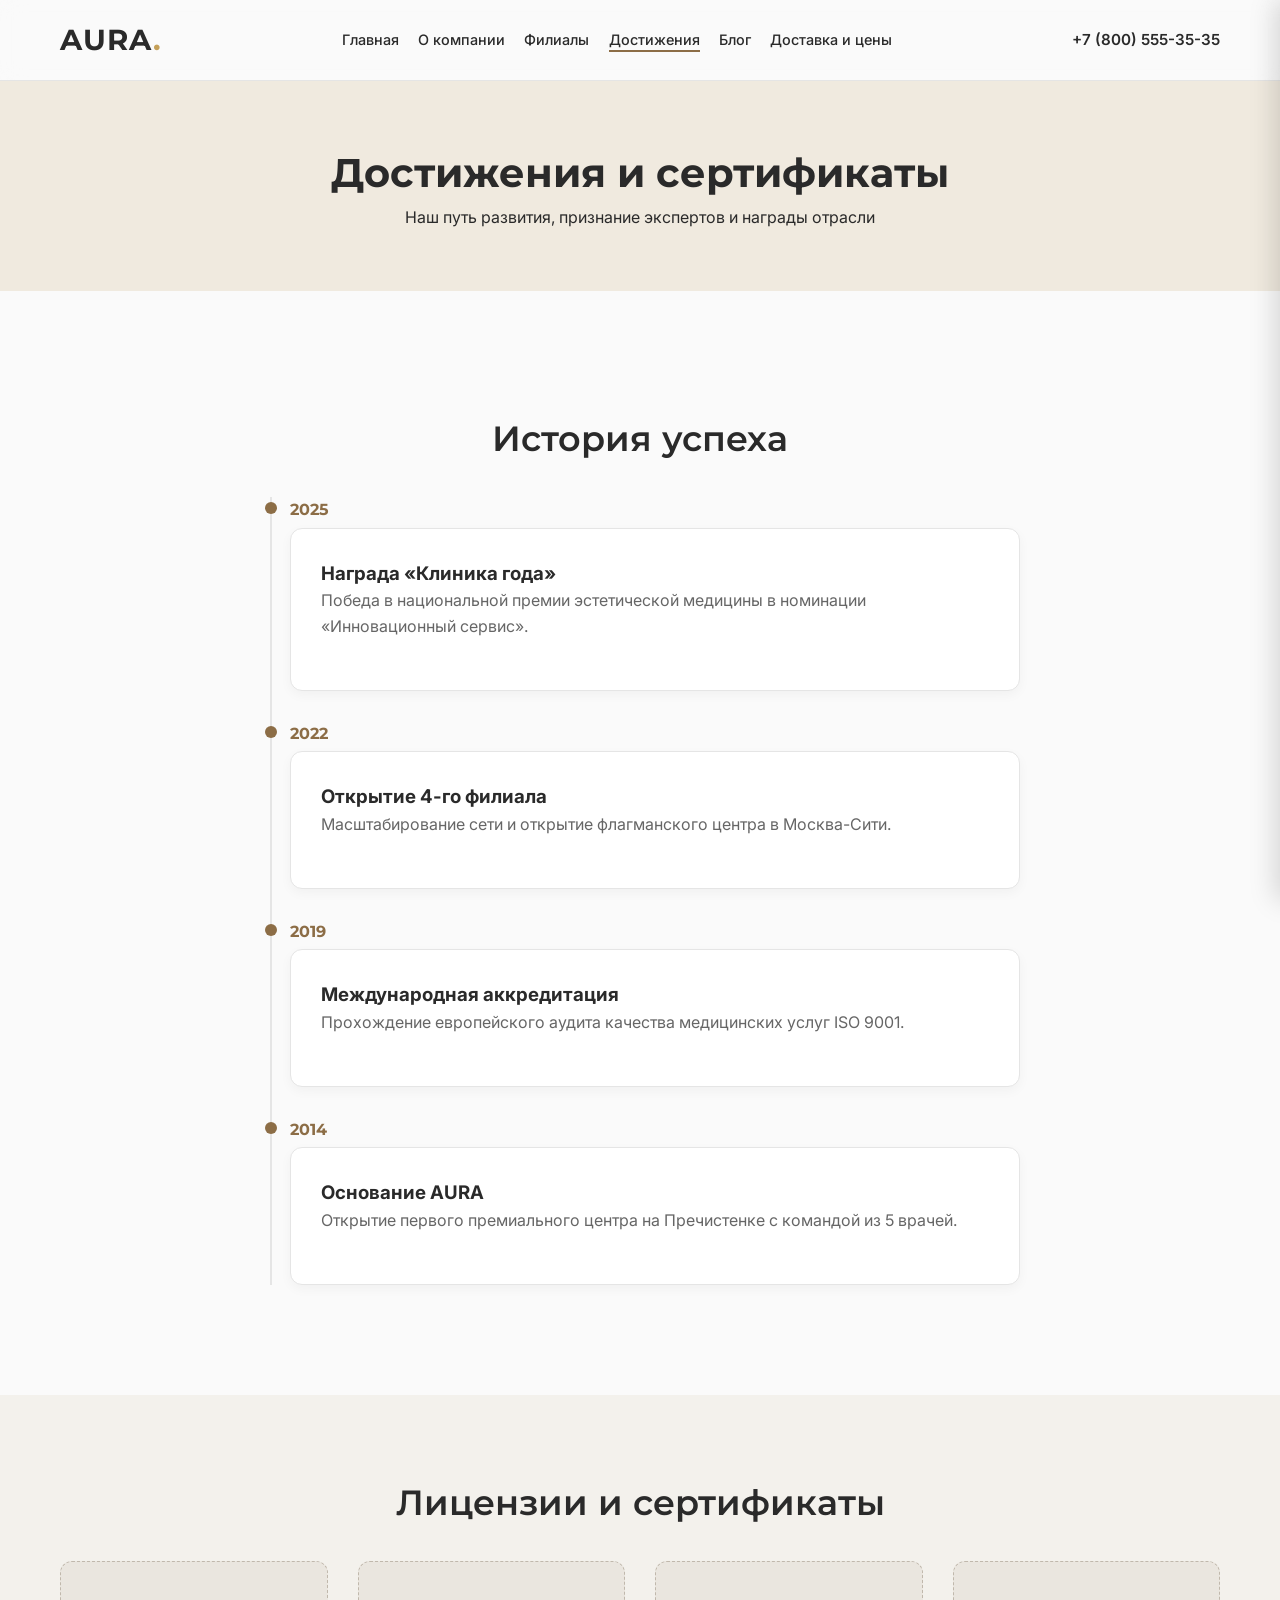
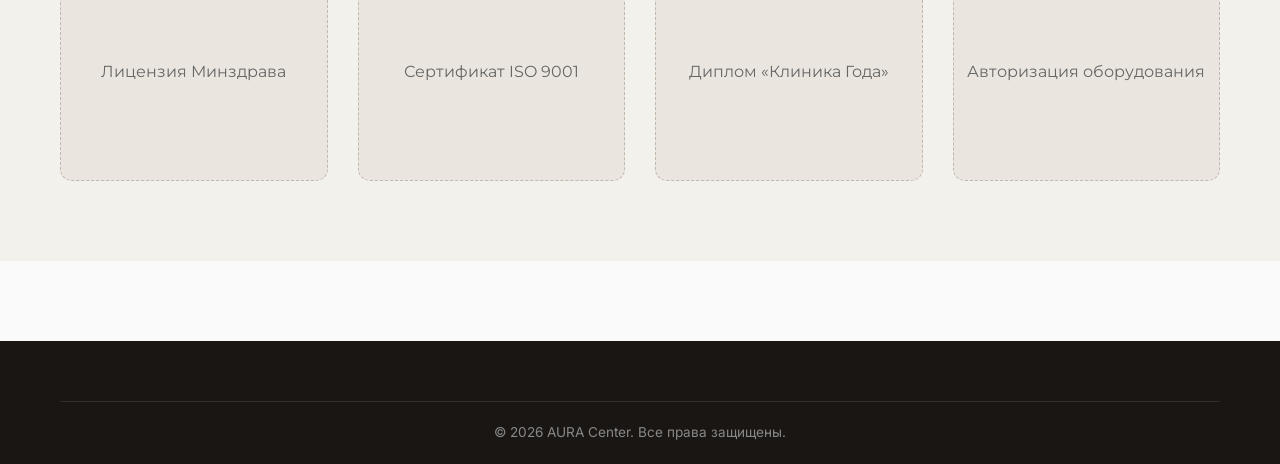
<file: achievements.html>
<!DOCTYPE html>
<html lang="ru">
<head>
  <meta charset="UTF-8">
  <meta name="viewport" content="width=device-width, initial-scale=1.0">
  <title>Достижения — AURA</title>
  <link rel="preconnect" href="https://fonts.googleapis.com">
  <link rel="preconnect" href="https://fonts.gstatic.com" crossorigin>
  <link href="https://fonts.googleapis.com/css2?family=Inter:wght@300;400;500;600&family=Montserrat:wght@500;600;700&display=swap" rel="stylesheet">
  <link rel="stylesheet" href="css/style.css">
</head>
<body>

  <header class="header">
    <div class="container header__container">
      <a href="index.html" class="header__logo">AURA<span>.</span></a>
      <nav class="header__nav">
        <ul class="header__menu">
          <li><a href="index.html" class="header__link">Главная</a></li>
          <li><a href="about.html" class="header__link">О компании</a></li>
          <li><a href="branches.html" class="header__link">Филиалы</a></li>
          <li><a href="achievements.html" class="header__link header__link--active">Достижения</a></li>
          <li><a href="blog.html" class="header__link">Блог</a></li>
          <li><a href="delivery.html" class="header__link">Доставка и цены</a></li>
        </ul>
      </nav>
      <a href="tel:+78005553535" class="header__phone">+7 (800) 555-35-35</a>
      <button type="button" class="burger-btn" aria-label="Открыть меню" aria-expanded="false" aria-controls="mobile-drawer">
        <span class="burger-btn__line"></span><span class="burger-btn__line"></span><span class="burger-btn__line"></span>
      </button>
    </div>
  </header>

  <div class="drawer-overlay" id="drawer-overlay"></div>
  <aside class="drawer" id="mobile-drawer" aria-hidden="true" role="dialog" aria-label="Мобильное меню">
    <div class="drawer__header">
      <div class="drawer__logo">AURA<span>.</span></div>
      <button type="button" class="drawer__close" aria-label="Закрыть меню">&times;</button>
    </div>
    <nav class="drawer__nav">
      <ul class="drawer__menu">
        <li><a href="index.html" class="drawer__link">Главная</a></li>
        <li><a href="about.html" class="drawer__link">О компании</a></li>
        <li><a href="branches.html" class="drawer__link">Филиалы</a></li>
        <li><a href="achievements.html" class="drawer__link drawer__link--active">Достижения</a></li>
        <li><a href="blog.html" class="drawer__link">Блог</a></li>
        <li><a href="delivery.html" class="drawer__link">Доставка и цены</a></li>
        <li><a href="privacy.html" class="drawer__link">Конфиденциальность</a></li>
      </ul>
    </nav>
  </aside>

  <main>
    <section class="page-header">
      <div class="container">
        <h1 class="page-header__title fade-in">Достижения и сертификаты</h1>
        <p class="page-header__subtitle fade-in">Наш путь развития, признание экспертов и награды отрасли</p>
      </div>
    </section>

    <!-- Таймлайн -->
    <section class="section">
      <div class="container container--narrow">
        <h2 class="section-title text-center fade-in">История успеха</h2>
        <div class="timeline">
          <div class="timeline__item fade-in">
            <div class="timeline__year">2025</div>
            <div class="timeline__content card">
              <h3>Награда «Клиника года»</h3>
              <p class="text-muted">Победа в национальной премии эстетической медицины в номинации «Инновационный сервис».</p>
            </div>
          </div>

          <div class="timeline__item fade-in">
            <div class="timeline__year">2022</div>
            <div class="timeline__content card">
              <h3>Открытие 4-го филиала</h3>
              <p class="text-muted">Масштабирование сети и открытие флагманского центра в Москва-Сити.</p>
            </div>
          </div>

          <div class="timeline__item fade-in">
            <div class="timeline__year">2019</div>
            <div class="timeline__content card">
              <h3>Международная аккредитация</h3>
              <p class="text-muted">Прохождение европейского аудита качества медицинских услуг ISO 9001.</p>
            </div>
          </div>

          <div class="timeline__item fade-in">
            <div class="timeline__year">2014</div>
            <div class="timeline__content card">
              <h3>Основание AURA</h3>
              <p class="text-muted">Открытие первого премиального центра на Пречистенке с командой из 5 врачей.</p>
            </div>
          </div>
        </div>
      </div>
    </section>

    <!-- Сертификаты -->
    <section class="section bg-light">
      <div class="container">
        <h2 class="section-title text-center fade-in">Лицензии и сертификаты</h2>
        <div class="grid grid--4">
          <div class="img-placeholder fade-in" aria-label="Сертификат качества">Лицензия Минздрава</div>
          <div class="img-placeholder fade-in" aria-label="Сертификат качества">Сертификат ISO 9001</div>
          <div class="img-placeholder fade-in" aria-label="Сертификат качества">Диплом «Клиника Года»</div>
          <div class="img-placeholder fade-in" aria-label="Сертификат качества">Авторизация оборудования</div>
        </div>
      </div>
    </section>
  </main>

  <footer class="footer">
    <div class="container">
      <div class="footer__bottom">
        <p>&copy; 2026 AURA Center. Все права защищены.</p>
      </div>
    </div>
  </footer>

  <script src="js/main.js"></script>
</body>
</html>
</file>
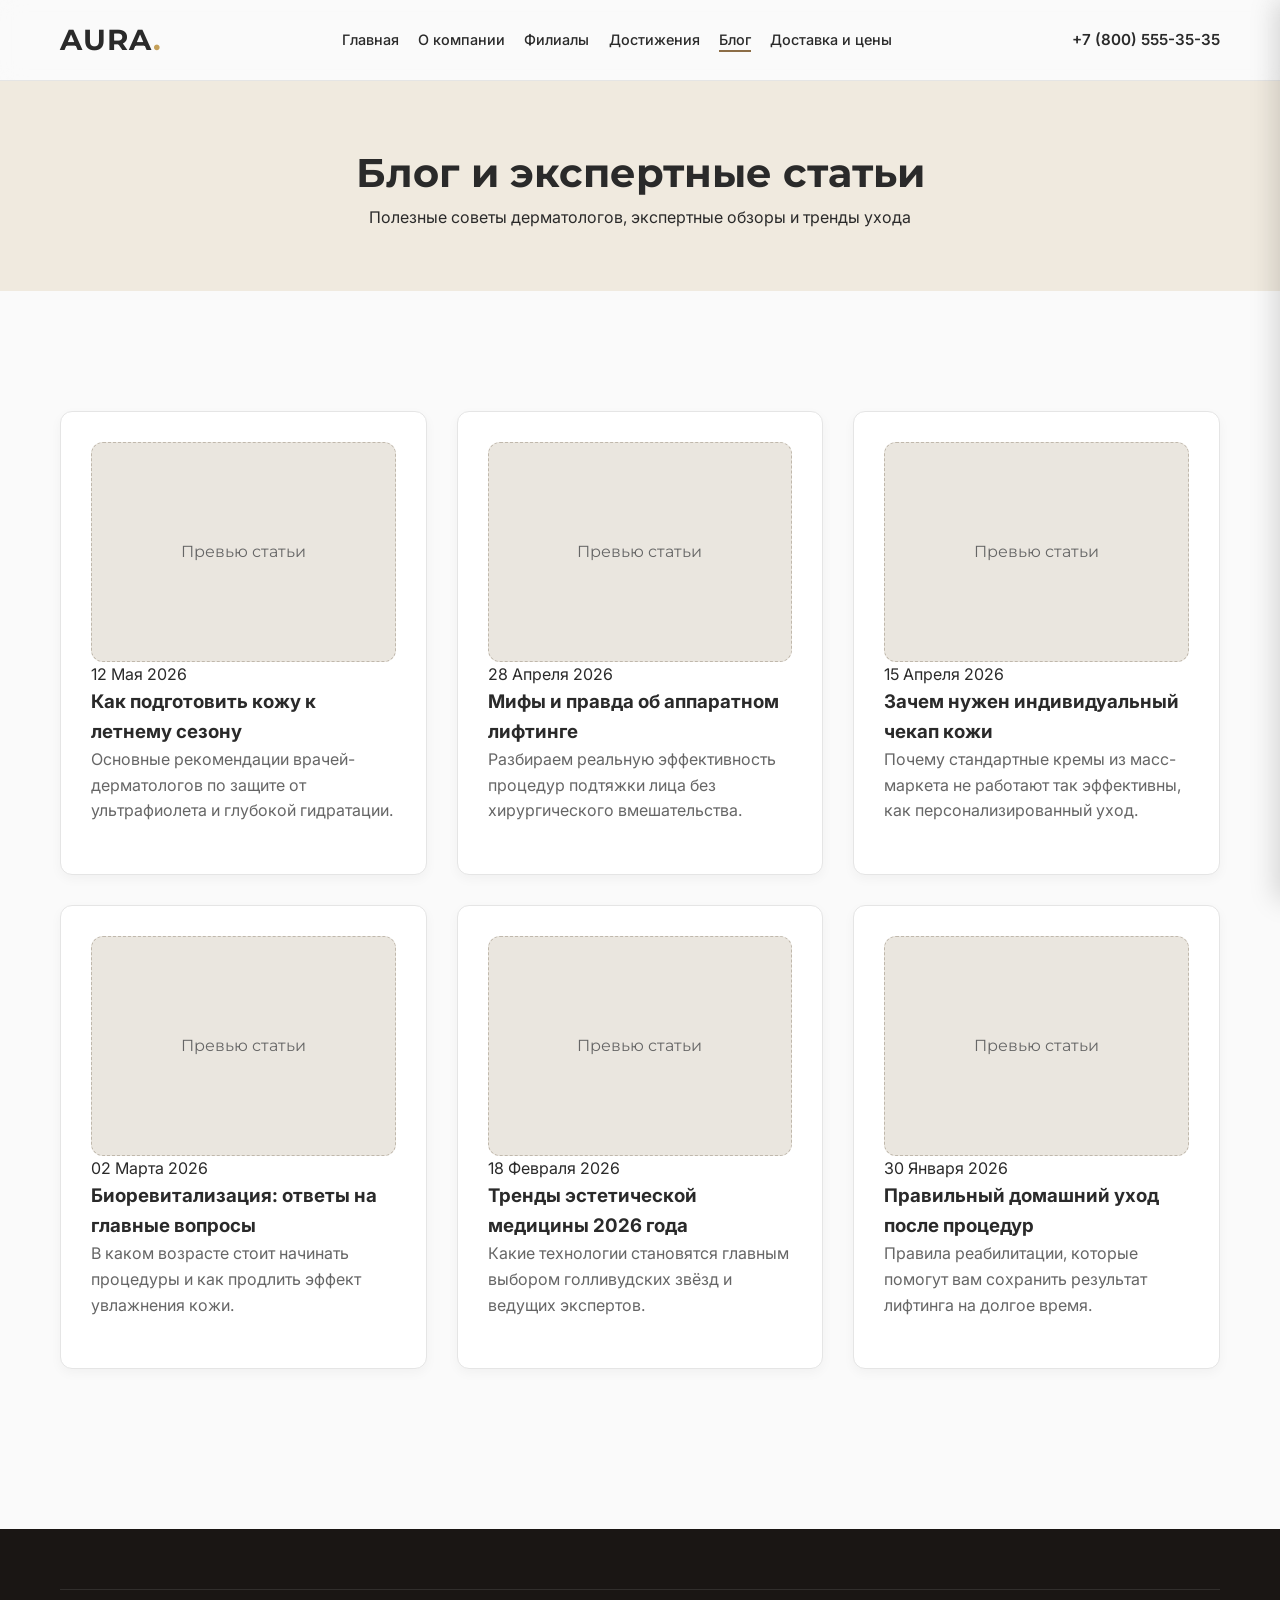
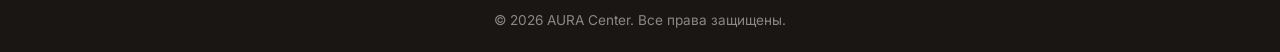
<file: blog.html>
<!DOCTYPE html>
<html lang="ru">
<head>
  <meta charset="UTF-8">
  <meta name="viewport" content="width=device-width, initial-scale=1.0">
  <title>Блог — AURA</title>
  <link rel="preconnect" href="https://fonts.googleapis.com">
  <link rel="preconnect" href="https://fonts.gstatic.com" crossorigin>
  <link href="https://fonts.googleapis.com/css2?family=Inter:wght@300;400;500;600&family=Montserrat:wght@500;600;700&display=swap" rel="stylesheet">
  <link rel="stylesheet" href="css/style.css">
</head>
<body>

  <header class="header">
    <div class="container header__container">
      <a href="index.html" class="header__logo">AURA<span>.</span></a>
      <nav class="header__nav">
        <ul class="header__menu">
          <li><a href="index.html" class="header__link">Главная</a></li>
          <li><a href="about.html" class="header__link">О компании</a></li>
          <li><a href="branches.html" class="header__link">Филиалы</a></li>
          <li><a href="achievements.html" class="header__link">Достижения</a></li>
          <li><a href="blog.html" class="header__link header__link--active">Блог</a></li>
          <li><a href="delivery.html" class="header__link">Доставка и цены</a></li>
        </ul>
      </nav>
      <a href="tel:+78005553535" class="header__phone">+7 (800) 555-35-35</a>
      <button type="button" class="burger-btn" aria-label="Открыть меню" aria-expanded="false" aria-controls="mobile-drawer">
        <span class="burger-btn__line"></span><span class="burger-btn__line"></span><span class="burger-btn__line"></span>
      </button>
    </div>
  </header>

  <div class="drawer-overlay" id="drawer-overlay"></div>
  <aside class="drawer" id="mobile-drawer" aria-hidden="true" role="dialog" aria-label="Мобильное меню">
    <div class="drawer__header">
      <div class="drawer__logo">AURA<span>.</span></div>
      <button type="button" class="drawer__close" aria-label="Закрыть меню">&times;</button>
    </div>
    <nav class="drawer__nav">
      <ul class="drawer__menu">
        <li><a href="index.html" class="drawer__link">Главная</a></li>
        <li><a href="about.html" class="drawer__link">О компании</a></li>
        <li><a href="branches.html" class="drawer__link">Филиалы</a></li>
        <li><a href="achievements.html" class="drawer__link">Достижения</a></li>
        <li><a href="blog.html" class="drawer__link drawer__link--active">Блог</a></li>
        <li><a href="delivery.html" class="drawer__link">Доставка и цены</a></li>
        <li><a href="privacy.html" class="drawer__link">Конфиденциальность</a></li>
      </ul>
    </nav>
  </aside>

  <main>
    <section class="page-header">
      <div class="container">
        <h1 class="page-header__title fade-in">Блог и экспертные статьи</h1>
        <p class="page-header__subtitle fade-in">Полезные советы дерматологов, экспертные обзоры и тренды ухода</p>
      </div>
    </section>

    <section class="section">
      <div class="container grid grid--3">
        <article class="card blog-card fade-in">
          <div class="img-placeholder" aria-label="Иллюстрация к статье">Превью статьи</div>
          <div class="blog-card__date">12 Мая 2026</div>
          <h3>Как подготовить кожу к летнему сезону</h3>
          <p class="text-muted">Основные рекомендации врачей-дерматологов по защите от ультрафиолета и глубокой гидратации.</p>
        </article>

        <article class="card blog-card fade-in">
          <div class="img-placeholder" aria-label="Иллюстрация к статье">Превью статьи</div>
          <div class="blog-card__date">28 Апреля 2026</div>
          <h3>Мифы и правда об аппаратном лифтинге</h3>
          <p class="text-muted">Разбираем реальную эффективность процедур подтяжки лица без хирургического вмешательства.</p>
        </article>

        <article class="card blog-card fade-in">
          <div class="img-placeholder" aria-label="Иллюстрация к статье">Превью статьи</div>
          <div class="blog-card__date">15 Апреля 2026</div>
          <h3>Зачем нужен индивидуальный чекап кожи</h3>
          <p class="text-muted">Почему стандартные кремы из масс-маркета не работают так эффективны, как персонализированный уход.</p>
        </article>

        <article class="card blog-card fade-in">
          <div class="img-placeholder" aria-label="Иллюстрация к статье">Превью статьи</div>
          <div class="blog-card__date">02 Марта 2026</div>
          <h3>Биоревитализация: ответы на главные вопросы</h3>
          <p class="text-muted">В каком возрасте стоит начинать процедуры и как продлить эффект увлажнения кожи.</p>
        </article>

        <article class="card blog-card fade-in">
          <div class="img-placeholder" aria-label="Иллюстрация к статье">Превью статьи</div>
          <div class="blog-card__date">18 Февраля 2026</div>
          <h3>Тренды эстетической медицины 2026 года</h3>
          <p class="text-muted">Какие технологии становятся главным выбором голливудских звёзд и ведущих экспертов.</p>
        </article>

        <article class="card blog-card fade-in">
          <div class="img-placeholder" aria-label="Иллюстрация к статье">Превью статьи</div>
          <div class="blog-card__date">30 Января 2026</div>
          <h3>Правильный домашний уход после процедур</h3>
          <p class="text-muted">Правила реабилитации, которые помогут вам сохранить результат лифтинга на долгое время.</p>
        </article>
      </div>
    </section>
  </main>

  <footer class="footer">
    <div class="container">
      <div class="footer__bottom">
        <p>&copy; 2026 AURA Center. Все права защищены.</p>
      </div>
    </div>
  </footer>

  <script src="js/main.js"></script>
</body>
</html>
</file>
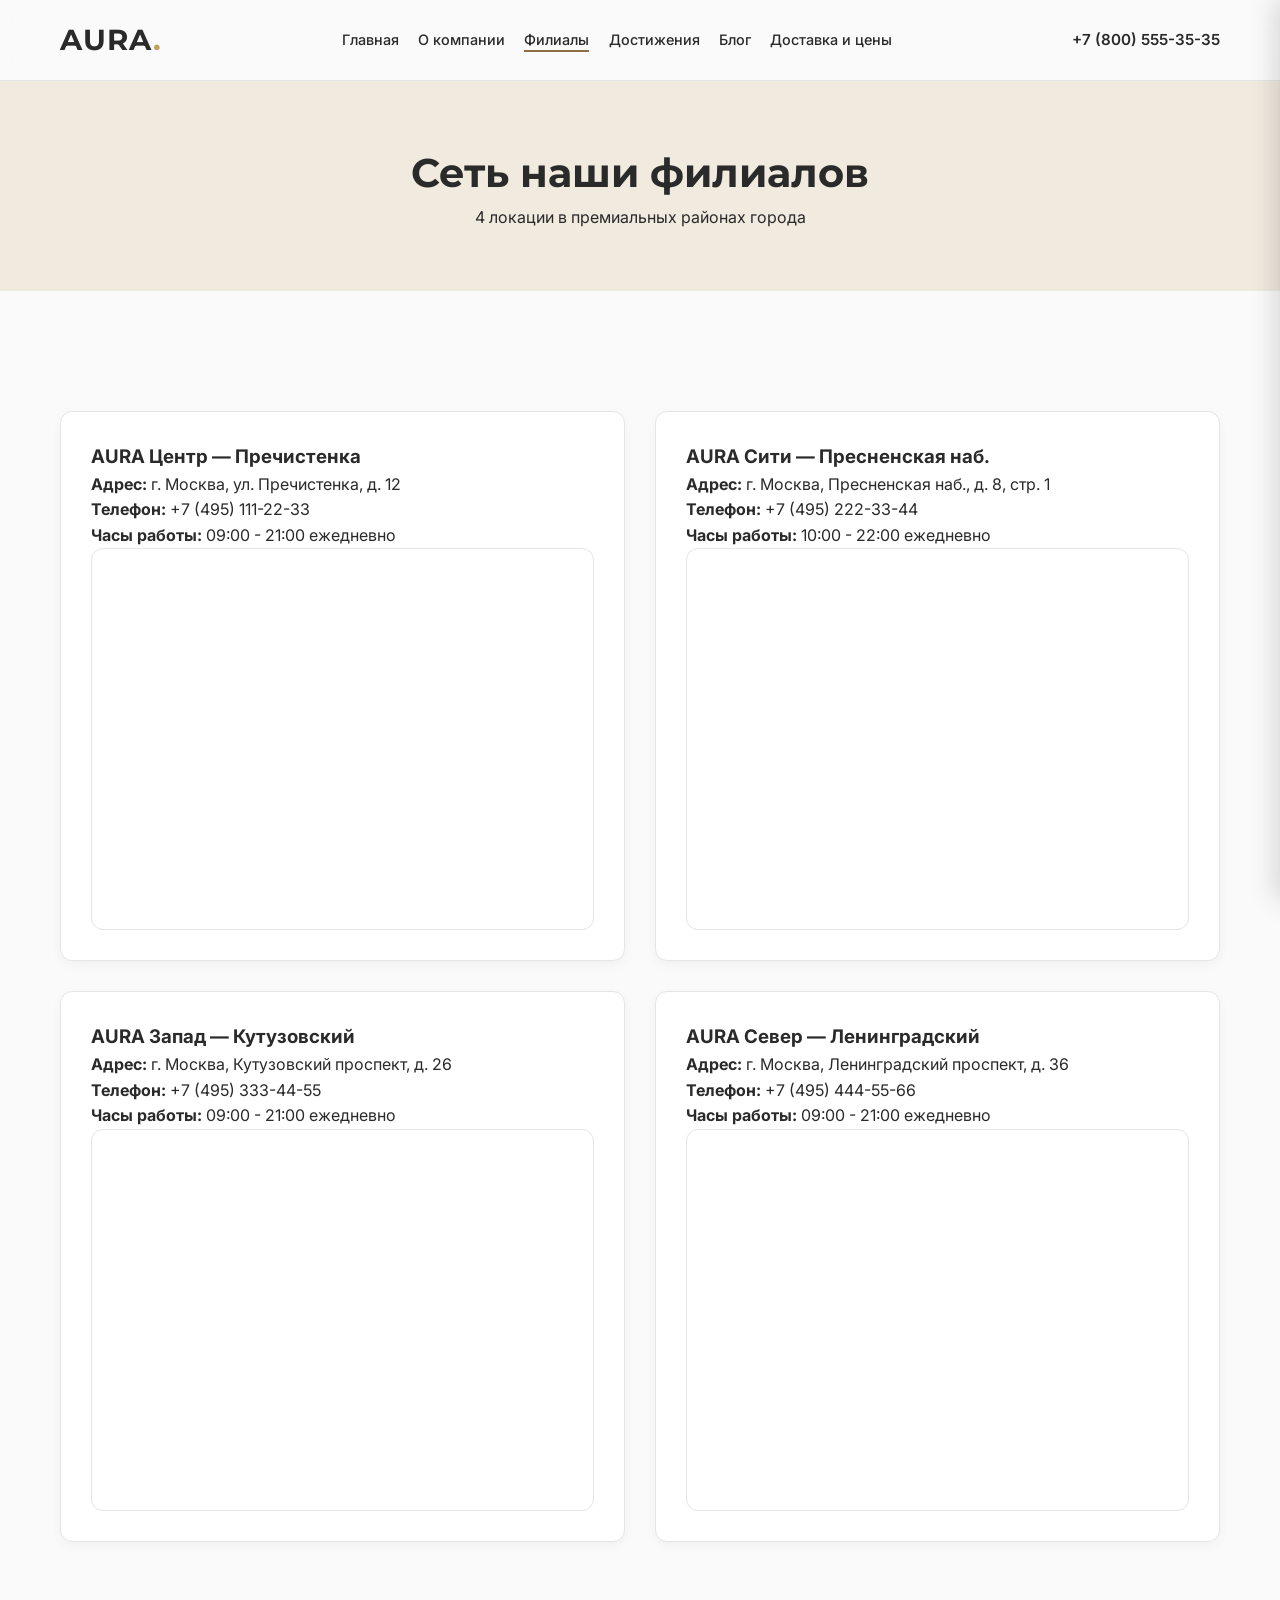
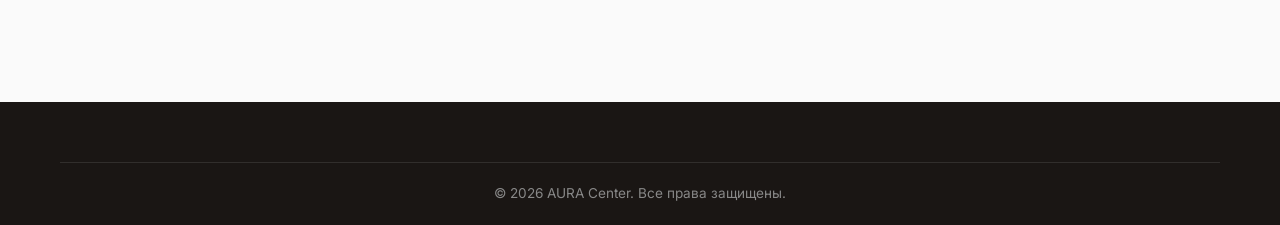
<file: branches.html>
<!DOCTYPE html>
<html lang="ru">
<head>
  <meta charset="UTF-8">
  <meta name="viewport" content="width=device-width, initial-scale=1.0">
  <title>Филиалы — AURA</title>
  <link rel="preconnect" href="https://fonts.googleapis.com">
  <link rel="preconnect" href="https://fonts.gstatic.com" crossorigin>
  <link href="https://fonts.googleapis.com/css2?family=Inter:wght@300;400;500;600&family=Montserrat:wght@500;600;700&display=swap" rel="stylesheet">
  <link rel="stylesheet" href="css/style.css">
</head>
<body>

  <header class="header">
    <div class="container header__container">
      <a href="index.html" class="header__logo">AURA<span>.</span></a>
      <nav class="header__nav">
        <ul class="header__menu">
          <li><a href="index.html" class="header__link">Главная</a></li>
          <li><a href="about.html" class="header__link">О компании</a></li>
          <li><a href="branches.html" class="header__link header__link--active">Филиалы</a></li>
          <li><a href="achievements.html" class="header__link">Достижения</a></li>
          <li><a href="blog.html" class="header__link">Блог</a></li>
          <li><a href="delivery.html" class="header__link">Доставка и цены</a></li>
        </ul>
      </nav>
      <a href="tel:+78005553535" class="header__phone">+7 (800) 555-35-35</a>
      <button type="button" class="burger-btn" aria-label="Открыть меню" aria-expanded="false" aria-controls="mobile-drawer">
        <span class="burger-btn__line"></span><span class="burger-btn__line"></span><span class="burger-btn__line"></span>
      </button>
    </div>
  </header>

  <div class="drawer-overlay" id="drawer-overlay"></div>
  <aside class="drawer" id="mobile-drawer" aria-hidden="true" role="dialog" aria-label="Мобильное меню">
    <div class="drawer__header">
      <div class="drawer__logo">AURA<span>.</span></div>
      <button type="button" class="drawer__close" aria-label="Закрыть меню">&times;</button>
    </div>
    <nav class="drawer__nav">
      <ul class="drawer__menu">
        <li><a href="index.html" class="drawer__link">Главная</a></li>
        <li><a href="about.html" class="drawer__link">О компании</a></li>
        <li><a href="branches.html" class="drawer__link drawer__link--active">Филиалы</a></li>
        <li><a href="achievements.html" class="drawer__link">Достижения</a></li>
        <li><a href="blog.html" class="drawer__link">Блог</a></li>
        <li><a href="delivery.html" class="drawer__link">Доставка и цены</a></li>
        <li><a href="privacy.html" class="drawer__link">Конфиденциальность</a></li>
      </ul>
    </nav>
  </aside>

  <main>
    <section class="page-header">
      <div class="container">
        <h1 class="page-header__title fade-in">Сеть наши филиалов</h1>
        <p class="page-header__subtitle fade-in">4 локации в премиальных районах города</p>
      </div>
    </section>

    <section class="section">
      <div class="container grid grid--2">
        <!-- Карточка 1 -->
        <article class="branch-card card fade-in">
          <h3>AURA Центр — Пречистенка</h3>
          <p><strong>Адрес:</strong> г. Москва, ул. Пречистенка, д. 12</p>
          <p><strong>Телефон:</strong> +7 (495) 111-22-33</p>
          <p><strong>Часы работы:</strong> 09:00 - 21:00 ежедневно</p>
          <div class="map-wrap map-wrap--sm">
            <iframe title="Карта Пречистенка" src="https://yandex.ru/map-widget/v1/?um=constructor%3A0000000000000000000000000000000000000000000000000000000000000000&amp;source=constructor" width="100%" height="200" frameborder="0"></iframe>
          </div>
        </article>

        <!-- Карточка 2 -->
        <article class="branch-card card fade-in">
          <h3>AURA Сити — Пресненская наб.</h3>
          <p><strong>Адрес:</strong> г. Москва, Пресненская наб., д. 8, стр. 1</p>
          <p><strong>Телефон:</strong> +7 (495) 222-33-44</p>
          <p><strong>Часы работы:</strong> 10:00 - 22:00 ежедневно</p>
          <div class="map-wrap map-wrap--sm">
            <iframe title="Карта Москва Сити" src="https://yandex.ru/map-widget/v1/?um=constructor%3A0000000000000000000000000000000000000000000000000000000000000000&amp;source=constructor" width="100%" height="200" frameborder="0"></iframe>
          </div>
        </article>

        <!-- Карточка 3 -->
        <article class="branch-card card fade-in">
          <h3>AURA Запад — Кутузовский</h3>
          <p><strong>Адрес:</strong> г. Москва, Кутузовский проспект, д. 26</p>
          <p><strong>Телефон:</strong> +7 (495) 333-44-55</p>
          <p><strong>Часы работы:</strong> 09:00 - 21:00 ежедневно</p>
          <div class="map-wrap map-wrap--sm">
            <iframe title="Карта Кутузовский" src="https://yandex.ru/map-widget/v1/?um=constructor%3A0000000000000000000000000000000000000000000000000000000000000000&amp;source=constructor" width="100%" height="200" frameborder="0"></iframe>
          </div>
        </article>

        <!-- Карточка 4 -->
        <article class="branch-card card fade-in">
          <h3>AURA Север — Ленинградский</h3>
          <p><strong>Адрес:</strong> г. Москва, Ленинградский проспект, д. 36</p>
          <p><strong>Телефон:</strong> +7 (495) 444-55-66</p>
          <p><strong>Часы работы:</strong> 09:00 - 21:00 ежедневно</p>
          <div class="map-wrap map-wrap--sm">
            <iframe title="Карта Ленинградский" src="https://yandex.ru/map-widget/v1/?um=constructor%3A0000000000000000000000000000000000000000000000000000000000000000&amp;source=constructor" width="100%" height="200" frameborder="0"></iframe>
          </div>
        </article>
      </div>
    </section>
  </main>

  <footer class="footer">
    <div class="container">
      <div class="footer__bottom">
        <p>&copy; 2026 AURA Center. Все права защищены.</p>
      </div>
    </div>
  </footer>

  <script src="js/main.js"></script>
</body>
</html>
</file>
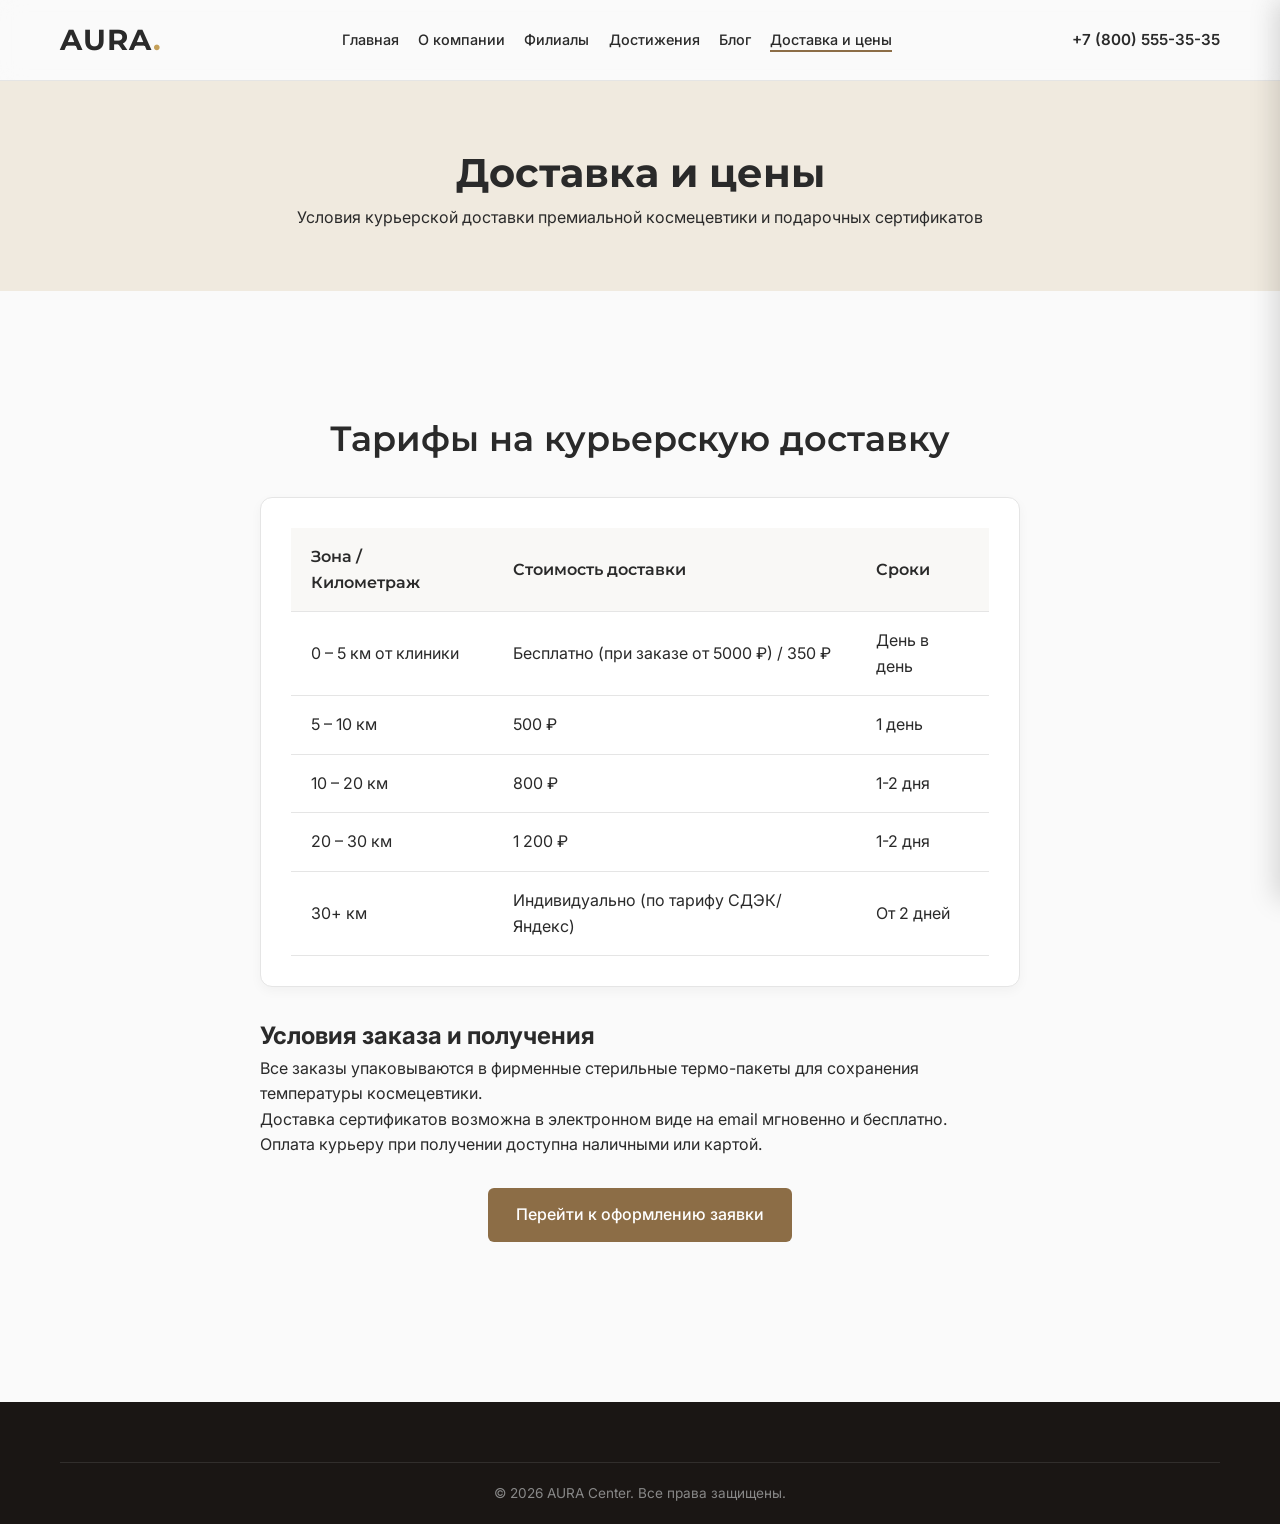
<file: delivery.html>
<!DOCTYPE html>
<html lang="ru">
<head>
  <meta charset="UTF-8">
  <meta name="viewport" content="width=device-width, initial-scale=1.0">
  <title>Доставка и цены — AURA</title>
  <link rel="preconnect" href="https://fonts.googleapis.com">
  <link rel="preconnect" href="https://fonts.gstatic.com" crossorigin>
  <link href="https://fonts.googleapis.com/css2?family=Inter:wght@300;400;500;600&family=Montserrat:wght@500;600;700&display=swap" rel="stylesheet">
  <link rel="stylesheet" href="css/style.css">
</head>
<body>

  <header class="header">
    <div class="container header__container">
      <a href="index.html" class="header__logo">AURA<span>.</span></a>
      <nav class="header__nav">
        <ul class="header__menu">
          <li><a href="index.html" class="header__link">Главная</a></li>
          <li><a href="about.html" class="header__link">О компании</a></li>
          <li><a href="branches.html" class="header__link">Филиалы</a></li>
          <li><a href="achievements.html" class="header__link">Достижения</a></li>
          <li><a href="blog.html" class="header__link">Блог</a></li>
          <li><a href="delivery.html" class="header__link header__link--active">Доставка и цены</a></li>
        </ul>
      </nav>
      <a href="tel:+78005553535" class="header__phone">+7 (800) 555-35-35</a>
      <button type="button" class="burger-btn" aria-label="Открыть меню" aria-expanded="false" aria-controls="mobile-drawer">
        <span class="burger-btn__line"></span><span class="burger-btn__line"></span><span class="burger-btn__line"></span>
      </button>
    </div>
  </header>

  <div class="drawer-overlay" id="drawer-overlay"></div>
  <aside class="drawer" id="mobile-drawer" aria-hidden="true" role="dialog" aria-label="Мобильное меню">
    <div class="drawer__header">
      <div class="drawer__logo">AURA<span>.</span></div>
      <button type="button" class="drawer__close" aria-label="Закрыть меню">&times;</button>
    </div>
    <nav class="drawer__nav">
      <ul class="drawer__menu">
        <li><a href="index.html" class="drawer__link">Главная</a></li>
        <li><a href="about.html" class="drawer__link">О компании</a></li>
        <li><a href="branches.html" class="drawer__link">Филиалы</a></li>
        <li><a href="achievements.html" class="drawer__link">Достижения</a></li>
        <li><a href="blog.html" class="drawer__link">Блог</a></li>
        <li><a href="delivery.html" class="drawer__link drawer__link--active">Доставка и цены</a></li>
        <li><a href="privacy.html" class="drawer__link">Конфиденциальность</a></li>
      </ul>
    </nav>
  </aside>

  <main>
    <section class="page-header">
      <div class="container">
        <h1 class="page-header__title fade-in">Доставка и цены</h1>
        <p class="page-header__subtitle fade-in">Условия курьерской доставки премиальной космецевтики и подарочных сертификатов</p>
      </div>
    </section>

    <section class="section">
      <div class="container container--narrow">
        <h2 class="section-title text-center fade-in">Тарифы на курьерскую доставку</h2>
        <div class="table-wrap card fade-in">
          <table class="delivery-table">
            <thead>
              <tr>
                <th>Зона / Километраж</th>
                <th>Стоимость доставки</th>
                <th>Сроки</th>
              </tr>
            </thead>
            <tbody>
              <tr>
                <td>0 – 5 км от клиники</td>
                <td>Бесплатно (при заказе от 5000 ₽) / 350 ₽</td>
                <td>День в день</td>
              </tr>
              <tr>
                <td>5 – 10 км</td>
                <td>500 ₽</td>
                <td>1 день</td>
              </tr>
              <tr>
                <td>10 – 20 км</td>
                <td>800 ₽</td>
                <td>1-2 дня</td>
              </tr>
              <tr>
                <td>20 – 30 км</td>
                <td>1 200 ₽</td>
                <td>1-2 дня</td>
              </tr>
              <tr>
                <td>30+ км</td>
                <td>Индивидуально (по тарифу СДЭК/Яндекс)</td>
                <td>От 2 дней</td>
              </tr>
            </tbody>
          </table>
        </div>

        <div class="delivery-conditions fade-in">
          <h2>Условия заказа и получения</h2>
          <ul>
            <li>Все заказы упаковываются в фирменные стерильные термо-пакеты для сохранения температуры космецевтики.</li>
            <li>Доставка сертификатов возможна в электронном виде на email мгновенно и бесплатно.</li>
            <li>Оплата курьеру при получении доступна наличными или картой.</li>
          </ul>
          <div class="text-center" style="margin-top: 30px;">
            <a href="index.html#booking" class="btn btn--primary">Перейти к оформлению заявки</a>
          </div>
        </div>
      </div>
    </section>
  </main>

  <footer class="footer">
    <div class="container">
      <div class="footer__bottom">
        <p>&copy; 2026 AURA Center. Все права защищены.</p>
      </div>
    </div>
  </footer>

  <script src="js/main.js"></script>
</body>
</html>
</file>
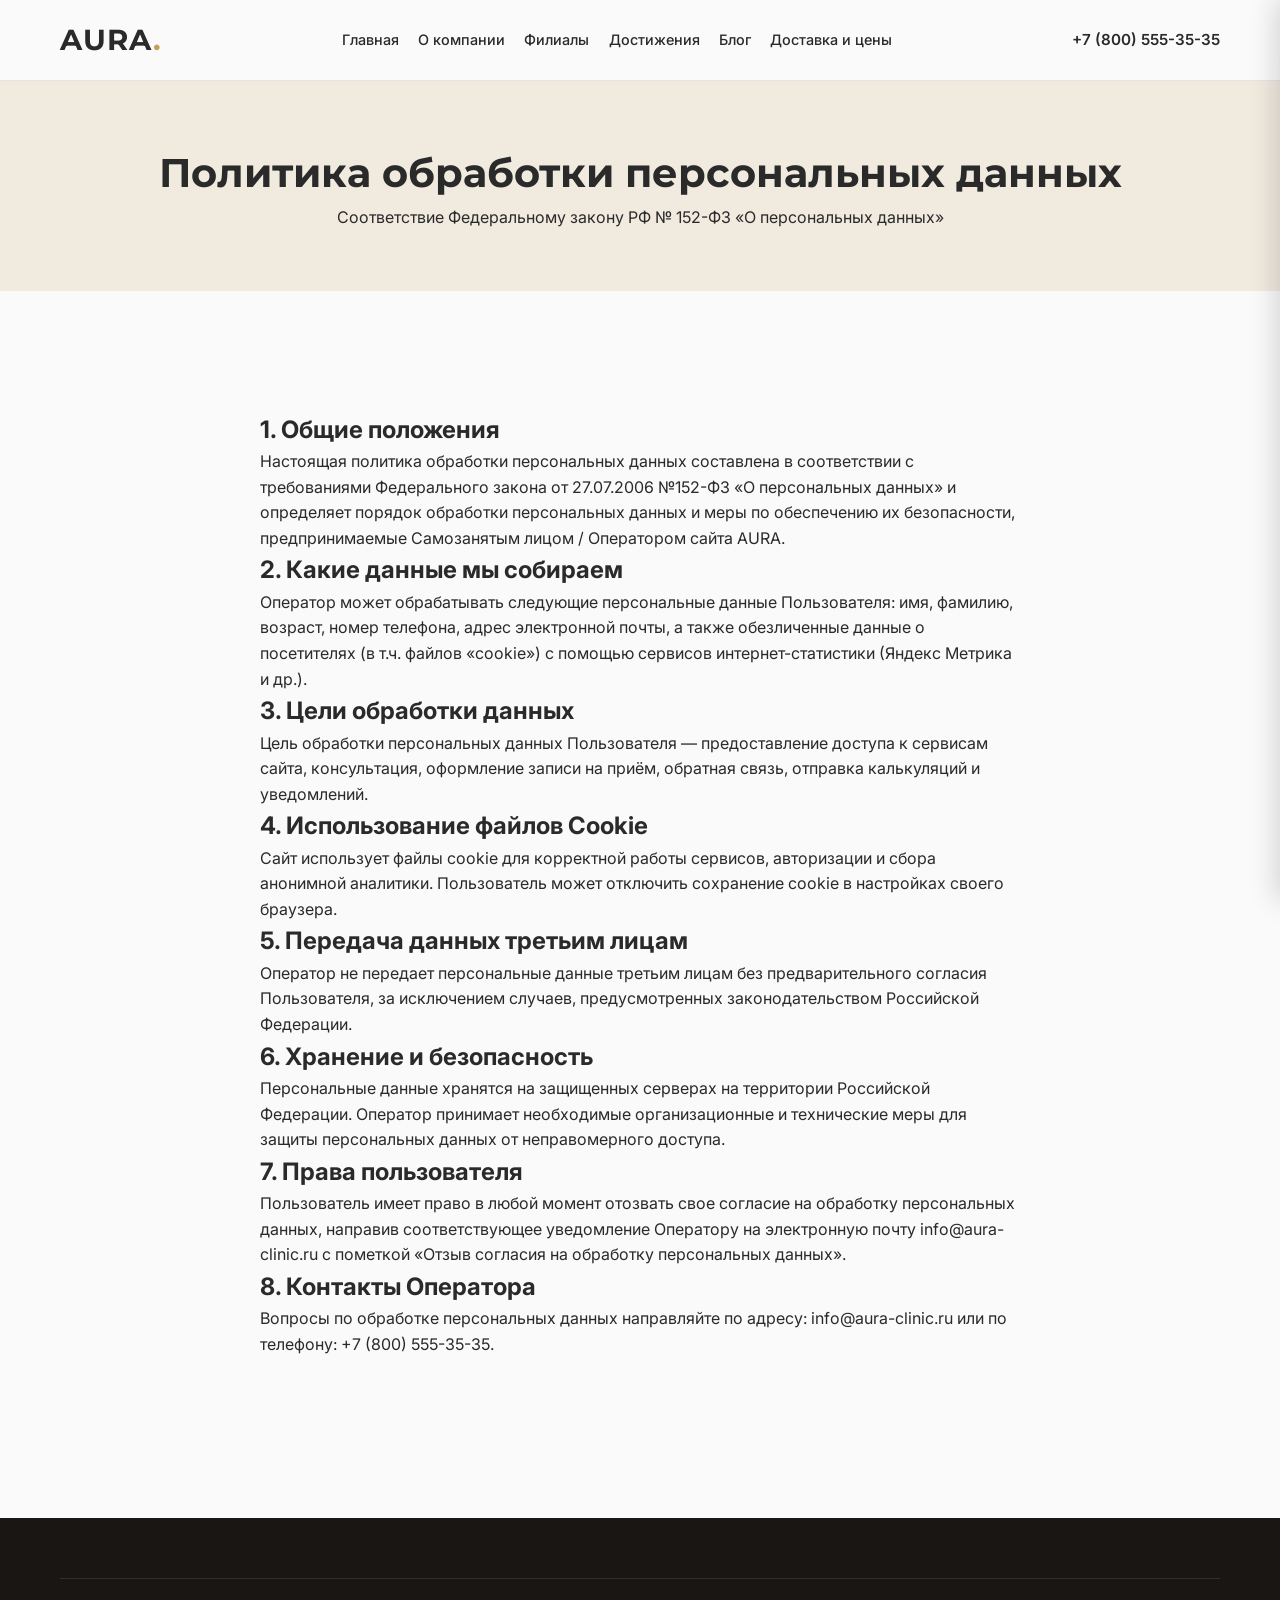
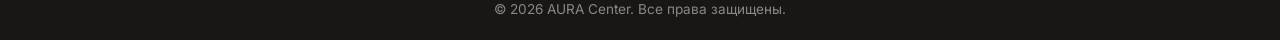
<file: privacy.html>
<!DOCTYPE html>
<html lang="ru">
<head>
  <meta charset="UTF-8">
  <meta name="viewport" content="width=device-width, initial-scale=1.0">
  <title>Политика конфиденциальности (152-ФЗ) — AURA</title>
  <link rel="preconnect" href="https://fonts.googleapis.com">
  <link rel="preconnect" href="https://fonts.gstatic.com" crossorigin>
  <link href="https://fonts.googleapis.com/css2?family=Inter:wght@300;400;500;600&family=Montserrat:wght@500;600;700&display=swap" rel="stylesheet">
  <link rel="stylesheet" href="css/style.css">
</head>
<body>

  <header class="header">
    <div class="container header__container">
      <a href="index.html" class="header__logo">AURA<span>.</span></a>
      <nav class="header__nav">
        <ul class="header__menu">
          <li><a href="index.html" class="header__link">Главная</a></li>
          <li><a href="about.html" class="header__link">О компании</a></li>
          <li><a href="branches.html" class="header__link">Филиалы</a></li>
          <li><a href="achievements.html" class="header__link">Достижения</a></li>
          <li><a href="blog.html" class="header__link">Блог</a></li>
          <li><a href="delivery.html" class="header__link">Доставка и цены</a></li>
        </ul>
      </nav>
      <a href="tel:+78005553535" class="header__phone">+7 (800) 555-35-35</a>
      <button type="button" class="burger-btn" aria-label="Открыть меню" aria-expanded="false" aria-controls="mobile-drawer">
        <span class="burger-btn__line"></span><span class="burger-btn__line"></span><span class="burger-btn__line"></span>
      </button>
    </div>
  </header>

  <div class="drawer-overlay" id="drawer-overlay"></div>
  <aside class="drawer" id="mobile-drawer" aria-hidden="true" role="dialog" aria-label="Мобильное меню">
    <div class="drawer__header">
      <div class="drawer__logo">AURA<span>.</span></div>
      <button type="button" class="drawer__close" aria-label="Закрыть меню">&times;</button>
    </div>
    <nav class="drawer__nav">
      <ul class="drawer__menu">
        <li><a href="index.html" class="drawer__link">Главная</a></li>
        <li><a href="about.html" class="drawer__link">О компании</a></li>
        <li><a href="branches.html" class="drawer__link">Филиалы</a></li>
        <li><a href="achievements.html" class="drawer__link">Достижения</a></li>
        <li><a href="blog.html" class="drawer__link">Блог</a></li>
        <li><a href="delivery.html" class="drawer__link">Доставка и цены</a></li>
        <li><a href="privacy.html" class="drawer__link drawer__link--active">Конфиденциальность</a></li>
      </ul>
    </nav>
  </aside>

  <main>
    <section class="page-header">
      <div class="container">
        <h1 class="page-header__title fade-in">Политика обработки персональных данных</h1>
        <p class="page-header__subtitle fade-in">Соответствие Федеральному закону РФ № 152-ФЗ «О персональных данных»</p>
      </div>
    </section>

    <section class="section">
      <div class="container container--narrow privacy-text">
        <h2>1. Общие положения</h2>
        <p>Настоящая политика обработки персональных данных составлена в соответствии с требованиями Федерального закона от 27.07.2006 №152-ФЗ «О персональных данных» и определяет порядок обработки персональных данных и меры по обеспечению их безопасности, предпринимаемые Самозанятым лицом / Оператором сайта AURA.</p>

        <h2>2. Какие данные мы собираем</h2>
        <p>Оператор может обрабатывать следующие персональные данные Пользователя: имя, фамилию, возраст, номер телефона, адрес электронной почты, а также обезличенные данные о посетителях (в т.ч. файлов «cookie») с помощью сервисов интернет-статистики (Яндекс Метрика и др.).</p>

        <h2>3. Цели обработки данных</h2>
        <p>Цель обработки персональных данных Пользователя — предоставление доступа к сервисам сайта, консультация, оформление записи на приём, обратная связь, отправка калькуляций и уведомлений.</p>

        <h2>4. Использование файлов Cookie</h2>
        <p>Сайт использует файлы cookie для корректной работы сервисов, авторизации и сбора анонимной аналитики. Пользователь может отключить сохранение cookie в настройках своего браузера.</p>

        <h2>5. Передача данных третьим лицам</h2>
        <p>Оператор не передает персональные данные третьим лицам без предварительного согласия Пользователя, за исключением случаев, предусмотренных законодательством Российской Федерации.</p>

        <h2>6. Хранение и безопасность</h2>
        <p>Персональные данные хранятся на защищенных серверах на территории Российской Федерации. Оператор принимает необходимые организационные и технические меры для защиты персональных данных от неправомерного доступа.</p>

        <h2>7. Права пользователя</h2>
        <p>Пользователь имеет право в любой момент отозвать свое согласие на обработку персональных данных, направив соответствующее уведомление Оператору на электронную почту info@aura-clinic.ru с пометкой «Отзыв согласия на обработку персональных данных».</p>

        <h2>8. Контакты Оператора</h2>
        <p>Вопросы по обработке персональных данных направляйте по адресу: info@aura-clinic.ru или по телефону: +7 (800) 555-35-35.</p>
      </div>
    </section>
  </main>

  <footer class="footer">
    <div class="container">
      <div class="footer__bottom">
        <p>&copy; 2026 AURA Center. Все права защищены.</p>
      </div>
    </div>
  </footer>

  <script src="js/main.js"></script>
</body>
</html>
</file>
<file: css/style.css>
/* ==========================================================================
   ПЕРЕМЕННЫЕ И ОСНОВНЫЕ СТИЛИ
   ========================================================================== */
:root {
  --font-main: 'Inter', system-ui, -apple-system, sans-serif;
  --font-title: 'Montserrat', sans-serif;

  --color-primary: #8C6D46;
  --color-primary-hover: #735734;
  --color-accent: #C5A059;
  --color-bg: #FAFAFA;
  --color-card-bg: #FFFFFF;
  --color-text: #2A2A2A;
  --color-text-muted: #666666;
  --color-border: #E5E5E5;
  --color-overlay: rgba(0, 0, 0, 0.6);
  --color-error: #D9381E;

  --shadow-sm: 0 4px 12px rgba(0, 0, 0, 0.04);
  --shadow-hover: 0 12px 28px rgba(0, 0, 0, 0.08);

  --radius-sm: 6px;
  --radius-md: 12px;
  --radius-lg: 20px;
}

*, *::before, *::after {
  box-sizing: border-box;
  margin: 0;
  padding: 0;
}

html {
  font-size: 100%;
  scroll-behavior: smooth;
  scroll-padding-top: 80px;
}

body {
  font-family: var(--font-main);
  background-color: var(--color-bg);
  color: var(--color-text);
  line-height: 1.6;
  -webkit-font-smoothing: antialiased;
}

a {
  color: inherit;
  text-decoration: none;
}

ul {
  list-style: none;
}

button, input, select, textarea {
  font: inherit;
  border: none;
  background: none;
}

:focus-visible {
  outline: 2px solid var(--color-accent);
  outline-offset: 2px;
  border-radius: inherit;
}

/* ==========================================================================
   СЕТКА И КОНТЕЙНЕРЫ
   ========================================================================== */
.container {
  width: 100%;
  max-width: 1200px;
  margin: 0 auto;
  padding: 0 20px;
}

.container--narrow {
  max-width: 800px;
}

.grid {
  display: grid;
  gap: 30px;
}

.grid--2 { grid-template-columns: repeat(2, 1fr); }
.grid--3 { grid-template-columns: repeat(3, 1fr); }
.grid--4 { grid-template-columns: repeat(4, 1fr); }

@media (max-width: 992px) {
  .grid--4 { grid-template-columns: repeat(2, 1fr); }
  .grid--3 { grid-template-columns: repeat(2, 1fr); }
}

@media (max-width: 640px) {
  .grid--4, .grid--3, .grid--2 { grid-template-columns: 1fr; }
}

.section {
  padding: 80px 0;
}

.bg-light {
  background-color: #F3F1EC;
}

.section-title {
  font-family: var(--font-title);
  font-size: 2.2rem;
  font-weight: 600;
  margin-bottom: 30px;
  color: var(--color-text);
}

.text-center { text-align: center; }
.text-muted { 
  color: var(--color-text-muted); 
  margin-bottom: 20px;
}
.text-link { color: var(--color-primary); text-decoration: underline; }

/* ==========================================================================
   КОМПОНЕНТЫ
   ========================================================================== */
.btn {
  display: inline-flex;
  align-items: center;
  justify-content: center;
  padding: 14px 28px;
  border-radius: var(--radius-sm);
  font-weight: 500;
  cursor: pointer;
}

.btn--primary {
  background-color: var(--color-primary);
  color: #FFF;
}

.btn--primary:hover {
  background-color: var(--color-primary-hover);
}

.btn--outline {
  border: 1px solid var(--color-primary);
  color: var(--color-primary);
}

.btn--outline:hover {
  background-color: var(--color-primary);
  color: #FFF;
}

.btn--secondary {
  background-color: #F0EADF;
  color: var(--color-primary-hover);
}

.btn--secondary:hover {
  background-color: var(--color-accent);
  color: #FFF;
}

.btn--full { width: 100%; }
.btn--sm { padding: 8px 16px; font-size: 0.9rem; }

.card {
  background-color: var(--color-card-bg);
  padding: 30px;
  border-radius: var(--radius-md);
  border: 1px solid var(--color-border);
  box-shadow: var(--shadow-sm);
}

.img-placeholder {
  background-color: #EAE6DF;
  border: 1px dashed #C0B8AC;
  border-radius: var(--radius-md);
  display: flex;
  align-items: center;
  justify-content: center;
  color: var(--color-text-muted);
  min-height: 220px;
  font-family: var(--font-title);
}

.img-placeholder--tall {
  min-height: 380px;
  height: 100%;
}

/* ==========================================================================
   ШАПКА И МЕНЮ
   ========================================================================== */
.header {
  position: sticky;
  top: 0;
  z-index: 100;
  background-color: rgba(250, 250, 250, 0.85);
  backdrop-filter: blur(12px);
  -webkit-backdrop-filter: blur(12px);
  border-bottom: 1px solid var(--color-border);
}

.header__container {
  display: flex;
  align-items: center;
  justify-content: space-between; 
  gap: 20px;
  height: 80px;
}
.header__nav {
  margin: 0;
}

.header__phone {
  margin-left: auto;
}

.header__logo {
  font-family: var(--font-title);
  font-size: 1.8rem;
  font-weight: 700;
  letter-spacing: 1px;
}

.header__logo span { color: var(--color-accent); }

.header__menu {
  display: flex;
  align-items: center;
  gap: max(12px, 1.5vw); /* Отступ сам подстраивается под ширину экрана */
}

.header__link {
  font-size: 0.9rem;
  font-weight: 500;
  color: var(--color-text);
  position: relative;
  padding: 4px 0;
  white-space: nowrap;
}

.header__link::after {
  content: '';
  position: absolute;
  bottom: 0;
  left: 0;
  width: 0;
  height: 2px;
  background-color: var(--color-primary);
}

.header__link:hover::after,
.header__link--active::after {
  width: 100%;
}

.header__phone {
  font-weight: 600;
  font-size: 0.95rem;
  margin-left: 0;
  white-space: nowrap;
}

.burger-btn {
  display: none;
  flex-direction: column;
  justify-content: space-between;
  width: 28px;
  height: 20px;
  cursor: pointer;
  z-index: 101;
  margin-left: auto;
}

.burger-btn__line {
  width: 100%;
  height: 2px;
  background-color: var(--color-text);
}

.burger-btn--active .burger-btn__line:nth-child(1) { transform: translateY(9px) rotate(45deg); }
.burger-btn--active .burger-btn__line:nth-child(2) { opacity: 0; }
.burger-btn--active .burger-btn__line:nth-child(3) { transform: translateY(-9px) rotate(-45deg); }

/* Drawer */
.drawer-overlay {
  position: fixed;
  inset: 0;
  background-color: var(--color-overlay);
  z-index: 200;
  opacity: 0;
  visibility: hidden;
}

.drawer-overlay--active {
  opacity: 1;
  visibility: visible;
}

.drawer {
  position: fixed;
  top: 0;
  right: 0;
  width: 80%;
  max-width: 360px;
  height: 100%;
  background-color: var(--color-card-bg);
  z-index: 201;
  padding: 30px;
  display: flex;
  flex-direction: column;
  transform: translateX(100%);
  box-shadow: -5px 0 25px rgba(0,0,0,0.15);
}

.drawer--active {
  transform: translateX(0);
}

.drawer__header {
  display: flex;
  justify-content: space-between;
  align-items: center;
  margin-bottom: 40px;
}

.drawer__logo { font-family: var(--font-title); font-size: 1.5rem; font-weight: 700; }
.drawer__close { font-size: 2rem; cursor: pointer; line-height: 1; }
.drawer__menu { display: flex; flex-direction: column; gap: 20px; }
.drawer__link { font-size: 1.1rem; font-weight: 500; }
.drawer__link--active { color: var(--color-primary); }
.drawer__footer { margin-top: auto; }

@media (max-width: 992px) {
  .header__nav, .header__phone { display: none; }
  .burger-btn { display: flex; }
}

/* ==========================================================================
   HERO
   ========================================================================== */
.hero {
  position: relative;
  min-height: calc(100vh - 80px);
  display: flex;
  align-items: center;
  overflow: hidden;
  background: linear-gradient(135deg, #2A2421 0%, #1A1614 100%);
  color: #FFF;
}

.hero__bg {
  position: absolute;
  inset: -10%;
  width: 120%;
  height: 120%;
  background-image: radial-gradient(circle at 70% 30%, rgba(197, 160, 89, 0.15) 0%, transparent 60%);
  pointer-events: none;
}

.hero__container {
  position: relative;
  z-index: 2;
  max-width: 700px;
  padding: 40px 0;
}

.hero__subtitle {
  display: block;
  font-size: 0.95rem;
  letter-spacing: 2px;
  text-transform: uppercase;
  color: var(--color-accent);
  margin-bottom: 15px;
}

.hero__title {
  font-family: var(--font-title);
  font-size: 3.2rem;
  line-height: 1.15;
  margin-bottom: 20px;
}

.hero__desc {
  font-size: 1.1rem;
  color: #DDD;
  margin-bottom: 35px;
}

@media (max-width: 768px) {
  .hero__title { font-size: 2.2rem; }
  .hero__desc { font-size: 1rem; }
}

@media (max-width: 480px) {
  .hero {
    min-height: calc(100vh - 60px);
  }
  .hero__title { font-size: 1.8rem; }
  .hero__subtitle { font-size: 0.8rem; }
}

/* ==========================================================================
   СЕКЦИИ И КАРТОЧКИ
   ========================================================================== */
.stat-card {
  text-align: center;
  padding: 20px;
}

.stat-card__num {
  font-family: var(--font-title);
  font-size: 3rem;
  font-weight: 700;
  color: var(--color-primary);
  font-variant-numeric: tabular-nums;
  display: inline-block;
}

.promo-card {
  position: relative;
  display: flex;
  flex-direction: column;
  height: 100%; 
}

.promo-card .btn {
  margin-top: auto;
}

.promo-card__badge {
  position: absolute;
  top: 20px;
  right: 20px;
  background-color: var(--color-accent);
  color: #FFF;
  font-size: 0.8rem;
  font-weight: 600;
  padding: 4px 10px;
  border-radius: var(--radius-sm);
}

.promo-card__title { 
  margin-bottom: 10px; 
  font-family: var(--font-title);
  margin-top: 30px;
}

.promo-card__text { 
  margin-bottom: 20px; 
  font-size: 0.95rem; 
  color: var(--color-text-muted); 
}

.service-card {
  background-color: var(--color-card-bg);
  padding: 30px;
  border-radius: var(--radius-md);
  border: 1px solid var(--color-border);
}

.service-card__icon {
  font-size: 2rem;
  color: var(--color-primary);
  margin-bottom: 15px;
}

/* FAQ Аккордеон */
.accordion { 
  display: flex; 
  flex-direction: column; 
  gap: 15px; 
}

.accordion__item { 
  background-color: var(--color-card-bg); 
  border-radius: var(--radius-md); 
  border: 1px solid var(--color-border); 
  overflow: hidden; 
}

.accordion__header { 
  width: 100%; 
  padding: 20px; 
  display: flex; 
  justify-content: space-between; 
  align-items: center; 
  font-family: var(--font-title); 
  font-weight: 600; 
  font-size: 1.05rem; 
  cursor: pointer; 
  text-align: left; 
}

.accordion__icon { 
  font-size: 1.2rem; 
}

.accordion__body { 
  max-height: 0;
  overflow: hidden;
  padding: 0 20px;
  opacity: 0;
  color: var(--color-text-muted);
}

/* Калькулятор */
.calc-form { 
  display: flex; 
  flex-direction: column; 
  gap: 20px; 
}

.form-group { 
  display: flex; 
  flex-direction: column; 
  gap: 8px; 
}

.form-label { 
  font-weight: 500; 
  font-size: 0.95rem; 
}

.form-input, .form-select { 
  width: 100%; 
  padding: 12px 16px; 
  border: 1px solid var(--color-border); 
  border-radius: var(--radius-sm); 
  font-size: 1rem; 
  background-color: #FFF; 
}

.checkbox-label { 
  display: flex; 
  align-items: center; 
  gap: 10px; 
  font-size: 0.9rem; 
  cursor: pointer; 
}

.calc-result { 
  display: flex; 
  justify-content: space-between; 
  align-items: center; 
  padding-top: 20px; 
  border-top: 1px solid var(--color-border); 
  font-size: 1.2rem; 
  font-weight: 600; 
}

.calc-result strong { 
  color: var(--color-primary); 
  font-size: 1.5rem; 
  font-variant-numeric: tabular-nums; 
}

/* Формы */
.form-row { 
  display: grid; 
  grid-template-columns: 1fr 1fr; 
  gap: 20px; 
}

@media(max-width: 640px) { 
  .form-row { 
    grid-template-columns: 1fr; 
  } 
}

.form-group--error .form-input { 
  border-color: var(--color-error); 
}

.form-error { 
  color: var(--color-error); 
  font-size: 0.8rem; 
  min-height: 18px; 
}

.form-status { 
  margin-top: 15px; 
  font-weight: 500; 
  text-align: center; 
}

.form-status--success { 
  color: #2E7D32; 
}

.form-status--error { 
  color: var(--color-error); 
}

/* Контакты */
.contacts-list { 
  margin: 20px 0; 
  display: flex; 
  flex-direction: column; 
  gap: 12px; 
}

.social-links { 
  display: flex; 
  gap: 12px; 
  margin-top: 20px; 
}

.social-link { 
  width: 40px; 
  height: 40px; 
  border-radius: 50%; 
  background-color: #EAE6DF; 
  display: flex; 
  align-items: center; 
  justify-content: center; 
  font-weight: 600; 
  font-size: 0.85rem; 
}

.social-link:hover { 
  background-color: var(--color-primary); 
  color: #FFF; 
}

.map-wrap { 
  border-radius: var(--radius-md); 
  overflow: hidden; 
  border: 1px solid var(--color-border);
  position: relative;
}

.map-wrap iframe {
  width: 100%;
  height: 380px;
  border: 0;
  display: block;
}

.map-fallback { 
  padding: 20px; 
  text-align: center; 
  background: #EEE; 
}

.page-header { 
  background-color: #F0EADF; 
  padding: 60px 0; 
  text-align: center; 
  margin-bottom: 40px; 
}

.page-header__title { 
  font-family: var(--font-title); 
  font-size: 2.5rem; 
}

.table-wrap { 
  overflow-x: auto; 
  margin-bottom: 30px;
  -webkit-overflow-scrolling: touch;
}

.delivery-table { 
  width: 100%; 
  border-collapse: collapse; 
  text-align: left; 
}

.delivery-table th, .delivery-table td { 
  padding: 16px 20px; 
  border-bottom: 1px solid var(--color-border); 
}

.delivery-table th { 
  background-color: #F9F8F6; 
  font-family: var(--font-title); 
  font-weight: 600; 
}

.timeline { 
  position: relative; 
  padding-left: 30px; 
}

.timeline::before { 
  content: ''; 
  position: absolute; 
  left: 10px; 
  top: 0; 
  bottom: 0; 
  width: 2px; 
  background-color: var(--color-border); 
}

.timeline__item { 
  position: relative; 
  margin-bottom: 30px; 
}

.timeline__item::before { 
  content: ''; 
  position: absolute; 
  left: -25px; 
  top: 5px; 
  width: 12px; 
  height: 12px; 
  border-radius: 50%; 
  background-color: var(--color-primary); 
}

.timeline__year { 
  font-family: var(--font-title); 
  font-weight: 700; 
  color: var(--color-primary); 
  margin-bottom: 5px; 
}

.cookie-banner { 
  position: fixed; 
  bottom: 20px; 
  right: 20px; 
  left: 20px; 
  max-width: 450px; 
  margin: 0 auto; 
  background-color: var(--color-card-bg); 
  padding: 20px; 
  border-radius: var(--radius-md); 
  box-shadow: var(--shadow-hover); 
  border: 1px solid var(--color-border); 
  z-index: 900; 
  display: flex; 
  flex-direction: column; 
  gap: 15px; 
}

.cookie-banner__btns { 
  display: flex; 
  gap: 10px; 
}

/* ==========================================================================
   ПОДВАЛ
   ========================================================================== */
.footer { 
  background-color: #1A1614; 
  color: #FFF; 
  padding: 60px 0 20px 0; 
  margin-top: 80px; 
}

.footer__top { 
  display: grid; 
  grid-template-columns: 2fr 1fr 1fr 1fr; 
  gap: 40px; 
  margin-bottom: 40px; 
}

@media (max-width: 768px) { 
  .footer__top { 
    grid-template-columns: 1fr; 
    gap: 30px; 
  } 
}

.footer__logo { 
  font-family: var(--font-title); 
  font-size: 1.8rem; 
  font-weight: 700; 
  margin-bottom: 15px; 
}

.footer__logo span { 
  color: var(--color-accent); 
}

.footer__desc { 
  color: #AAA; 
  font-size: 0.9rem; 
}

.footer__title { 
  font-family: var(--font-title); 
  margin-bottom: 20px; 
  font-size: 1.1rem; 
}

.footer__links { 
  display: flex; 
  flex-direction: column; 
  gap: 10px; 
  font-size: 0.9rem; 
  color: #CCC; 
}

.footer__bottom { 
  border-top: 1px solid rgba(255,255,255,0.1); 
  padding-top: 20px; 
  text-align: center; 
  color: #888; 
  font-size: 0.85rem; 
}

/* ==========================================================================
   МОБИЛЬНЫЕ ФИКСЫ (ЧЕРЕЗ .mobile-view)
   ========================================================================== */
.mobile-view .map-wrap iframe {
  height: 250px;
}

.mobile-view .form-input,
.mobile-view .form-select {
  min-height: 44px;
  font-size: 16px;
}

.mobile-view .promo-card__badge {
  position: relative;
  top: auto;
  right: auto;
  display: inline-block;
  margin-bottom: 10px;
}

.mobile-view .promo-card__title {
  margin-top: 0;
}

.mobile-view .cookie-banner {
  left: 10px;
  right: 10px;
  bottom: 10px;
  max-width: none;
  padding: 15px;
}

.mobile-view .cookie-banner__btns {
  flex-direction: column;
  gap: 8px;
}

.mobile-view .cookie-banner__btns .btn {
  width: 100%;
}

.mobile-view .social-link {
  width: 44px;
  height: 44px;
}

.mobile-view .btn {
  min-height: 44px;
}

@media (max-width: 640px) {
  .mobile-view .section {
    padding: 40px 0;
  }
  
  .mobile-view .section-title {
    font-size: 1.8rem;
  }
  
  .mobile-view .container {
    padding: 0 15px;
  }
  
  .mobile-view .grid {
    gap: 20px;
  }
}

@media (max-width: 480px) {
  .mobile-view .stat-card__num {
    font-size: 2rem;
  }
  
  .mobile-view .calc-result {
    flex-direction: column;
    gap: 10px;
    text-align: center;
  }
  
  .mobile-view .contacts-list li {
    font-size: 0.9rem;
  }
  
  .mobile-view .accordion__header {
    padding: 15px;
    font-size: 0.95rem;
  }
}

/* Отключение ховеров на тач-устройствах */
@media (hover: none) {
  .mobile-view .card:hover,
  .mobile-view .service-card:hover,
  .mobile-view .promo-card:hover,
  .mobile-view .btn:hover {
    transform: none !important;
  }
}
</file>
